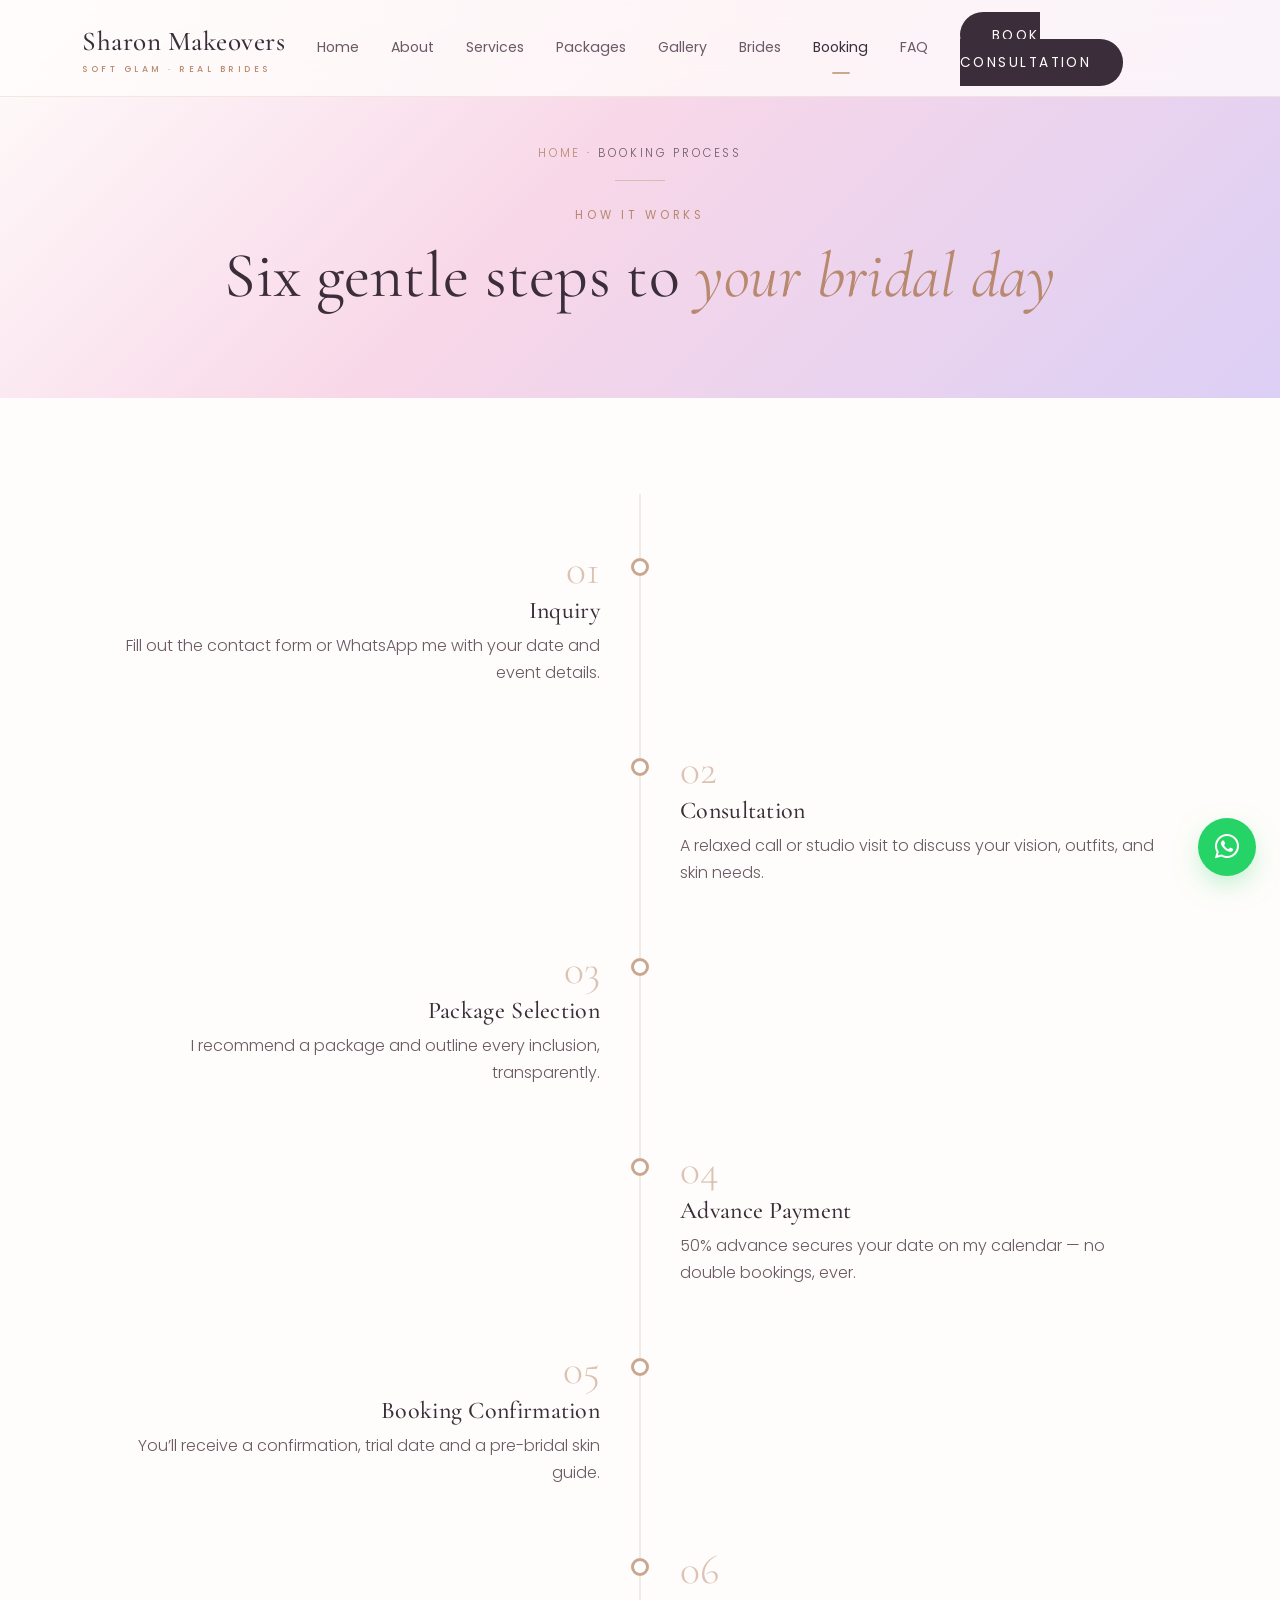
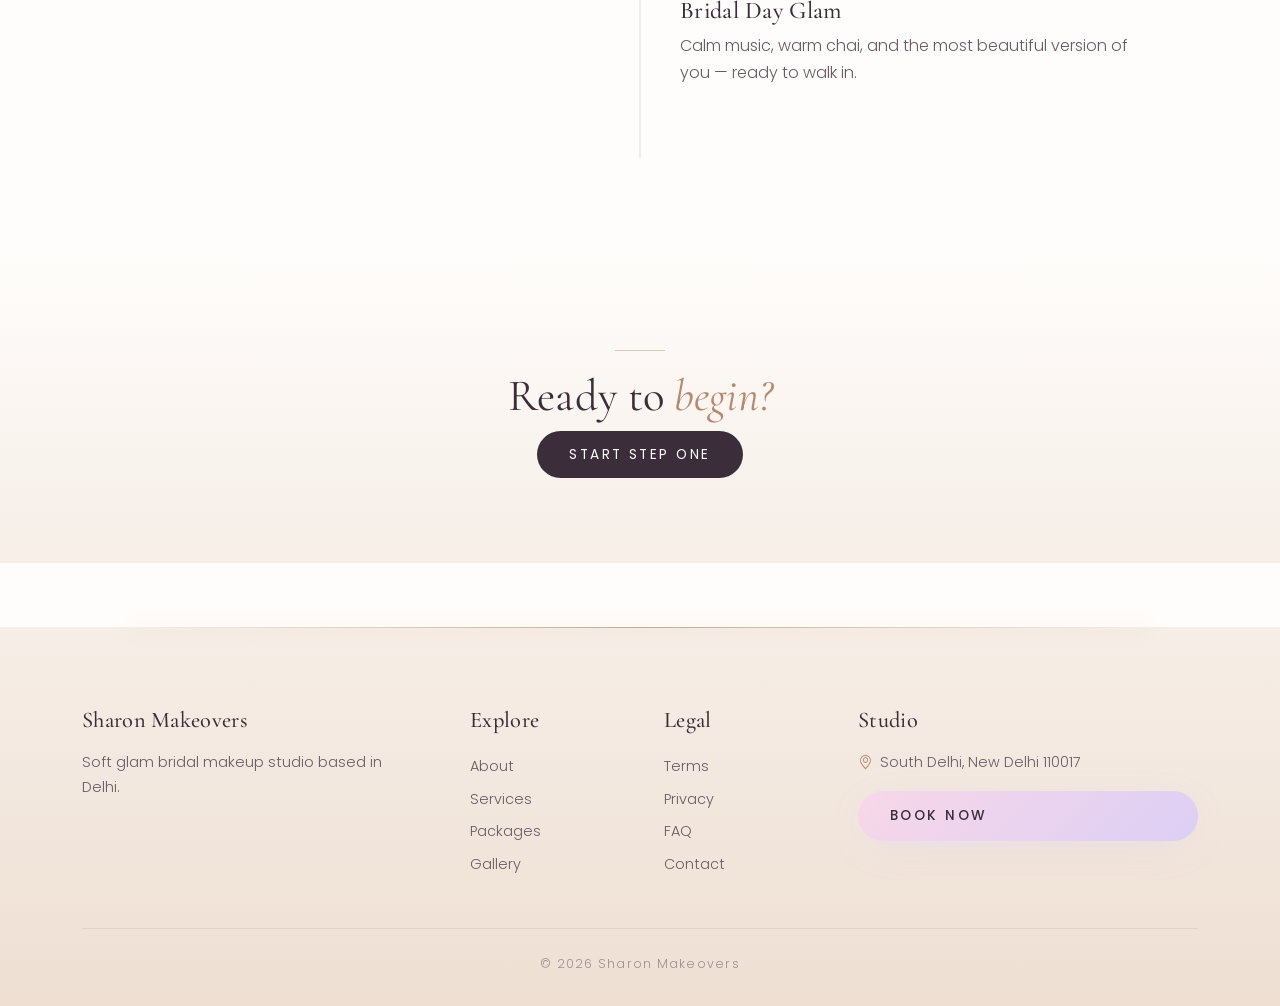
<file: booking.html>
<!doctype html>
<html lang="en"><head><meta charset="utf-8"/><meta name="viewport" content="width=device-width,initial-scale=1"/>
<title>Booking Process — Sharon Makeovers</title>
<meta name="description" content="The six gentle steps to booking your bridal makeup with Sharon Makeovers."/>
<link rel="preconnect" href="https://fonts.googleapis.com"/><link rel="preconnect" href="https://fonts.gstatic.com" crossorigin/>
<link href="https://fonts.googleapis.com/css2?family=Cormorant+Garamond:wght@400;500;600&family=Poppins:wght@300;400;500&display=swap" rel="stylesheet"/>
<link href="https://cdn.jsdelivr.net/npm/bootstrap@5.3.3/dist/css/bootstrap.min.css" rel="stylesheet"/>
<link href="https://cdn.jsdelivr.net/npm/bootstrap-icons@1.11.3/font/bootstrap-icons.css" rel="stylesheet"/>
<link href="css/styles.css" rel="stylesheet"/></head>
<body>
<div class="scroll-progress"></div>
<nav class="navbar navbar-expand-lg navbar-soft fixed-top"><div class="container"><a class="navbar-brand" href="index.html">Sharon Makeovers<small>Soft Glam · Real Brides</small></a><button class="navbar-toggler border-0" data-bs-toggle="collapse" data-bs-target="#nav"><i class="bi bi-list fs-3"></i></button><div class="collapse navbar-collapse" id="nav"><ul class="navbar-nav ms-auto align-items-lg-center"><li class="nav-item"><a class="nav-link" href="index.html">Home</a></li><li class="nav-item"><a class="nav-link" href="about.html">About</a></li><li class="nav-item"><a class="nav-link" href="services.html">Services</a></li><li class="nav-item"><a class="nav-link" href="packages.html">Packages</a></li><li class="nav-item"><a class="nav-link" href="gallery.html">Gallery</a></li><li class="nav-item"><a class="nav-link" href="testimonials.html">Brides</a></li><li class="nav-item"><a class="nav-link" href="booking.html">Booking</a></li><li class="nav-item"><a class="nav-link" href="faq.html">FAQ</a></li><li class="nav-item ms-lg-3"><a class="btn-soft" href="contact.html">Book Consultation</a></li></ul></div></div></nav>

<header class="page-head"><div class="container"><div class="breadcrumbs mb-3"><a href="index.html">Home</a> · Booking Process</div><div class="divider-soft"></div><span class="eyebrow">How It Works</span><h1>Six gentle steps to <span class="script">your bridal day</span></h1></div></header>

<section><div class="container">
  <div class="timeline reveal">
    <div class="tl-item"><span class="tl-dot"></span><span class="step-num">01</span><h4>Inquiry</h4><p>Fill out the contact form or WhatsApp me with your date and event details.</p></div>
    <div class="tl-item"><span class="tl-dot"></span><span class="step-num">02</span><h4>Consultation</h4><p>A relaxed call or studio visit to discuss your vision, outfits, and skin needs.</p></div>
    <div class="tl-item"><span class="tl-dot"></span><span class="step-num">03</span><h4>Package Selection</h4><p>I recommend a package and outline every inclusion, transparently.</p></div>
    <div class="tl-item"><span class="tl-dot"></span><span class="step-num">04</span><h4>Advance Payment</h4><p>50% advance secures your date on my calendar — no double bookings, ever.</p></div>
    <div class="tl-item"><span class="tl-dot"></span><span class="step-num">05</span><h4>Booking Confirmation</h4><p>You’ll receive a confirmation, trial date and a pre-bridal skin guide.</p></div>
    <div class="tl-item"><span class="tl-dot"></span><span class="step-num">06</span><h4>Bridal Day Glam</h4><p>Calm music, warm chai, and the most beautiful version of you — ready to walk in.</p></div>
  </div>
</div></section>

<section class="bg-blush"><div class="container text-center reveal"><div class="divider-soft"></div><h2 class="mb-3">Ready to <span class="script">begin?</span></h2><a class="btn-soft mt-3" href="contact.html">Start Step One</a></div></section>

<footer><div class="container"><div class="row g-5"><div class="col-lg-4"><h5>Sharon Makeovers</h5><p class="lead-soft" style="font-size:.92rem">Soft glam bridal makeup studio based in Delhi.</p></div><div class="col-6 col-lg-2"><h5>Explore</h5><a href="about.html">About</a><a href="services.html">Services</a><a href="packages.html">Packages</a><a href="gallery.html">Gallery</a></div><div class="col-6 col-lg-2"><h5>Legal</h5><a href="terms.html">Terms</a><a href="privacy.html">Privacy</a><a href="faq.html">FAQ</a><a href="contact.html">Contact</a></div><div class="col-lg-4"><h5>Studio</h5><p class="lead-soft mb-3" style="font-size:.9rem"><i class="bi bi-geo-alt me-2 text-rose"></i>South Delhi, New Delhi 110017</p><a class="btn-rose" href="contact.html">Book Now</a></div></div><div class="copy">© 2026 Sharon Makeovers</div></div></footer>
<a href="https://wa.me/919999999999" class="wa-float"><i class="bi bi-whatsapp fs-4"></i></a><button class="back-top"><i class="bi bi-arrow-up"></i></button>
<script src="https://cdn.jsdelivr.net/npm/bootstrap@5.3.3/dist/js/bootstrap.bundle.min.js"></script><script src="js/main.js"></script>
</body></html>
</file>
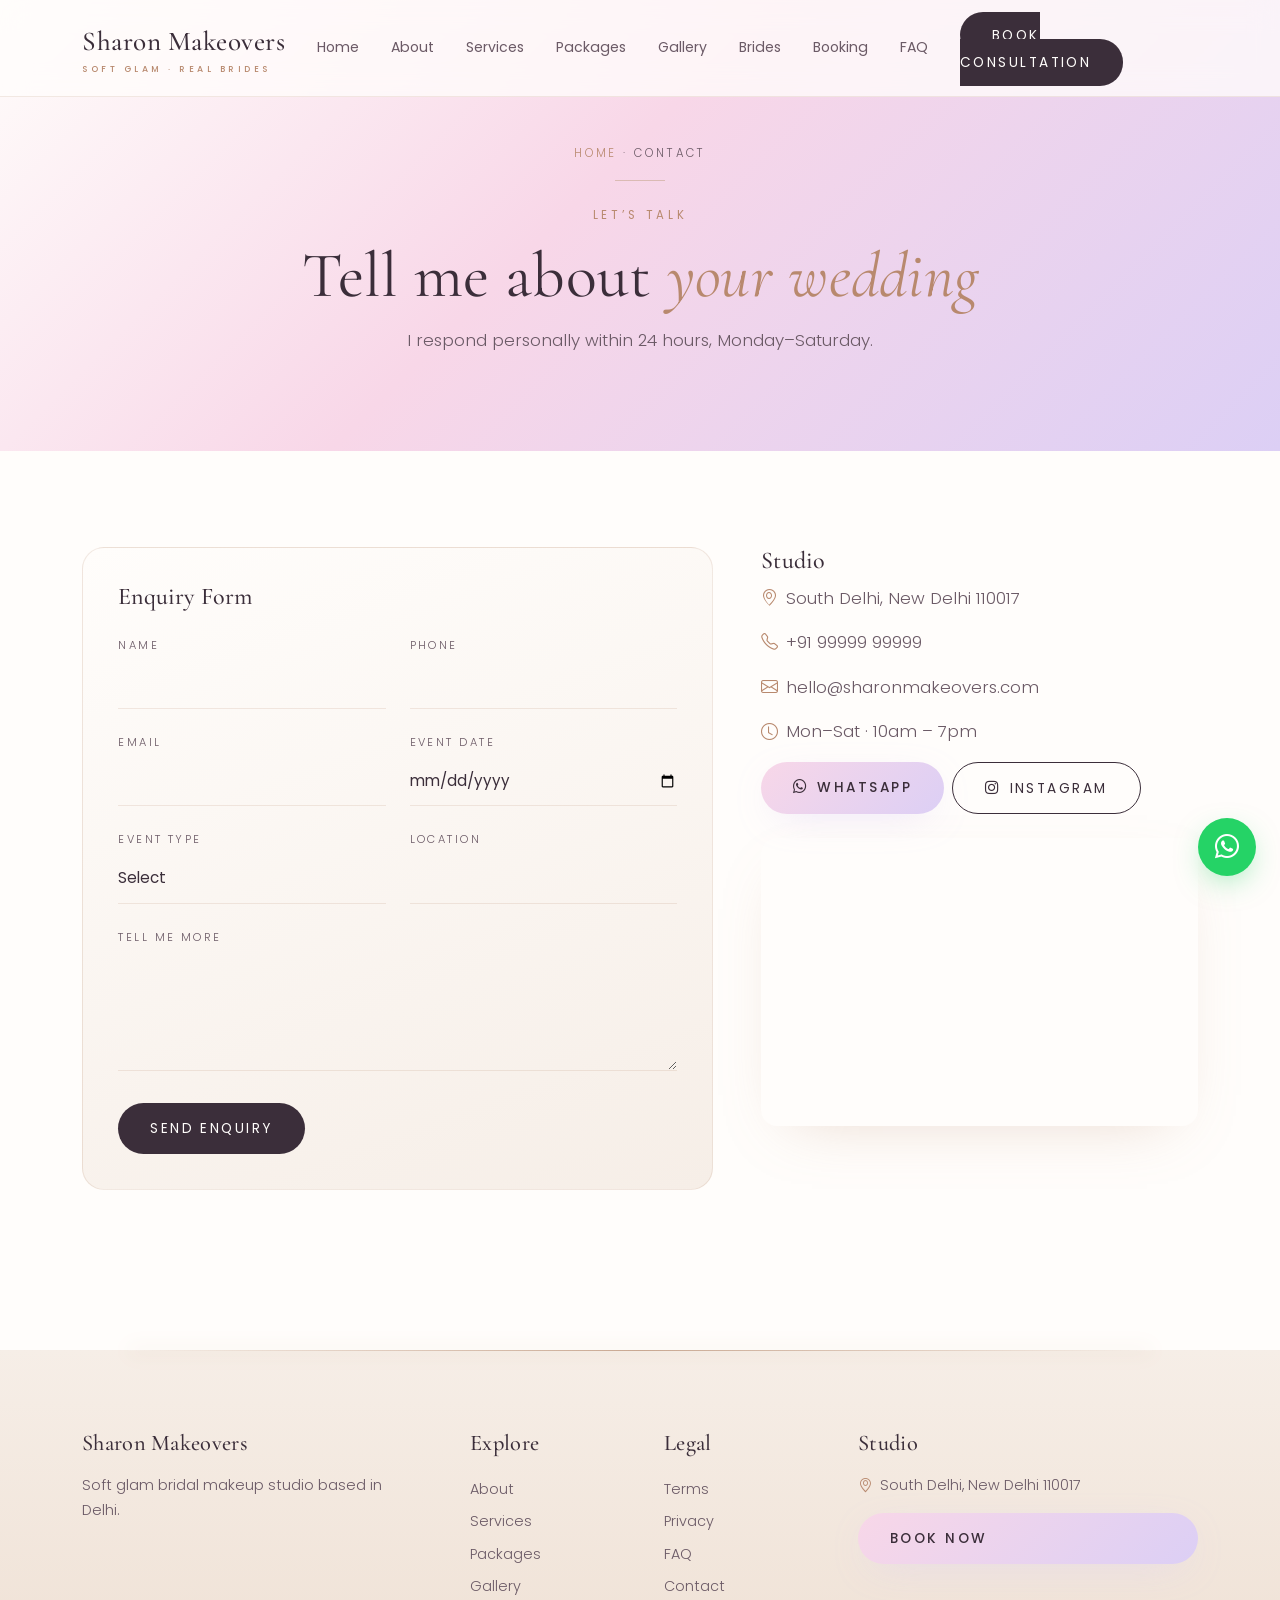
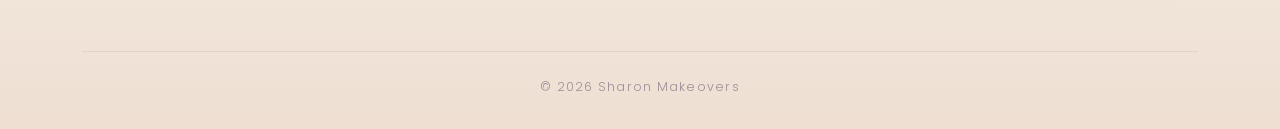
<file: contact.html>
<!doctype html>
<html lang="en"><head><meta charset="utf-8"/><meta name="viewport" content="width=device-width,initial-scale=1"/>
<title>Contact — Sharon Makeovers · Bridal Makeup Delhi</title>
<meta name="description" content="Book your bridal consultation with Sharon Makeovers. Studio in South Delhi. WhatsApp, email or contact form."/>
<link rel="preconnect" href="https://fonts.googleapis.com"/><link rel="preconnect" href="https://fonts.gstatic.com" crossorigin/>
<link href="https://fonts.googleapis.com/css2?family=Cormorant+Garamond:wght@400;500;600&family=Poppins:wght@300;400;500&display=swap" rel="stylesheet"/>
<link href="https://cdn.jsdelivr.net/npm/bootstrap@5.3.3/dist/css/bootstrap.min.css" rel="stylesheet"/>
<link href="https://cdn.jsdelivr.net/npm/bootstrap-icons@1.11.3/font/bootstrap-icons.css" rel="stylesheet"/>
<link href="css/styles.css" rel="stylesheet"/></head>
<body>
<div class="scroll-progress"></div>
<nav class="navbar navbar-expand-lg navbar-soft fixed-top"><div class="container"><a class="navbar-brand" href="index.html">Sharon Makeovers<small>Soft Glam · Real Brides</small></a><button class="navbar-toggler border-0" data-bs-toggle="collapse" data-bs-target="#nav"><i class="bi bi-list fs-3"></i></button><div class="collapse navbar-collapse" id="nav"><ul class="navbar-nav ms-auto align-items-lg-center"><li class="nav-item"><a class="nav-link" href="index.html">Home</a></li><li class="nav-item"><a class="nav-link" href="about.html">About</a></li><li class="nav-item"><a class="nav-link" href="services.html">Services</a></li><li class="nav-item"><a class="nav-link" href="packages.html">Packages</a></li><li class="nav-item"><a class="nav-link" href="gallery.html">Gallery</a></li><li class="nav-item"><a class="nav-link" href="testimonials.html">Brides</a></li><li class="nav-item"><a class="nav-link" href="booking.html">Booking</a></li><li class="nav-item"><a class="nav-link" href="faq.html">FAQ</a></li><li class="nav-item ms-lg-3"><a class="btn-soft" href="contact.html">Book Consultation</a></li></ul></div></div></nav>

<header class="page-head"><div class="container"><div class="breadcrumbs mb-3"><a href="index.html">Home</a> · Contact</div><div class="divider-soft"></div><span class="eyebrow">Let’s Talk</span><h1>Tell me about <span class="script">your wedding</span></h1><p class="lead-soft mx-auto mt-3" style="max-width:560px">I respond personally within 24 hours, Monday–Saturday.</p></div></header>

<section>
  <div class="container">
    <div class="row g-5">
      <div class="col-lg-7 reveal">
        <div class="soft-card">
          <h3 class="mb-4">Enquiry Form</h3>
          <form id="contactForm" class="form-soft" data-google-form="https://docs.google.com/forms/d/e/REPLACE_WITH_FORM_ID/formResponse">
            <div class="row g-4">
              <div class="col-md-6"><label>Name</label><input class="form-control" name="entry.111111" required maxlength="80"/></div>
              <div class="col-md-6"><label>Phone</label><input class="form-control" name="entry.222222" type="tel" required maxlength="20"/></div>
              <div class="col-md-6"><label>Email</label><input class="form-control" name="entry.333333" type="email" required maxlength="120"/></div>
              <div class="col-md-6"><label>Event Date</label><input class="form-control" name="entry.444444" type="date" required/></div>
              <div class="col-md-6"><label>Event Type</label>
                <select class="form-select" name="entry.555555" required>
                  <option value="">Select</option><option>Bridal</option><option>Engagement</option><option>Reception</option><option>Party</option><option>Destination Wedding</option>
                </select>
              </div>
              <div class="col-md-6"><label>Location</label><input class="form-control" name="entry.666666" maxlength="80"/></div>
              <div class="col-12"><label>Tell me more</label><textarea class="form-control" name="entry.777777" maxlength="1000"></textarea></div>
              <div class="col-12 pt-2"><button type="submit" class="btn-soft">Send Enquiry</button></div>
            </div>
          </form>
        </div>
      </div>
      <div class="col-lg-5 reveal">
        <h3>Studio</h3>
        <p class="lead-soft"><i class="bi bi-geo-alt me-2 text-rose"></i>South Delhi, New Delhi 110017</p>
        <p class="lead-soft"><i class="bi bi-telephone me-2 text-rose"></i>+91 99999 99999</p>
        <p class="lead-soft"><i class="bi bi-envelope me-2 text-rose"></i>hello@sharonmakeovers.com</p>
        <p class="lead-soft"><i class="bi bi-clock me-2 text-rose"></i>Mon–Sat · 10am – 7pm</p>
        <div class="d-flex gap-2 mt-3">
          <a class="btn-rose" href="https://wa.me/919999999999"><i class="bi bi-whatsapp me-2"></i>WhatsApp</a>
          <a class="btn-ghost" href="https://instagram.com"><i class="bi bi-instagram me-2"></i>Instagram</a>
        </div>
        <div class="mt-4 rounded-4 overflow-hidden" style="box-shadow:var(--shadow-soft)">
          <iframe src="https://www.google.com/maps/embed?pb=!1m18!1m12!1m3!1d3504.0!2d77.2!3d28.55!2m3!1f0!2f0!3f0!3m2!1i1024!2i768!4f13.1!3m3!1m2!1s0x0%3A0x0!2sSouth%20Delhi!5e0!3m2!1sen!2sin!4v1700000000000" width="100%" height="280" style="border:0" loading="lazy"></iframe>
        </div>
      </div>
    </div>
  </div>
</section>

<!-- Success modal -->
<div class="modal fade modal-soft" id="successModal"><div class="modal-dialog modal-dialog-centered"><div class="modal-content text-center">
  <div class="icon-circ mx-auto mb-3" style="width:80px;height:80px;font-size:2rem"><i class="bi bi-check2"></i></div>
  <h2>Thank you, beautiful</h2>
  <p class="lead-soft">Your enquiry is on its way to me. I’ll respond personally within 24 hours.</p>
</div></div></div>

<footer><div class="container"><div class="row g-5"><div class="col-lg-4"><h5>Sharon Makeovers</h5><p class="lead-soft" style="font-size:.92rem">Soft glam bridal makeup studio based in Delhi.</p></div><div class="col-6 col-lg-2"><h5>Explore</h5><a href="about.html">About</a><a href="services.html">Services</a><a href="packages.html">Packages</a><a href="gallery.html">Gallery</a></div><div class="col-6 col-lg-2"><h5>Legal</h5><a href="terms.html">Terms</a><a href="privacy.html">Privacy</a><a href="faq.html">FAQ</a><a href="contact.html">Contact</a></div><div class="col-lg-4"><h5>Studio</h5><p class="lead-soft mb-3" style="font-size:.9rem"><i class="bi bi-geo-alt me-2 text-rose"></i>South Delhi, New Delhi 110017</p><a class="btn-rose" href="contact.html">Book Now</a></div></div><div class="copy">© 2026 Sharon Makeovers</div></div></footer>
<a href="https://wa.me/919999999999" class="wa-float"><i class="bi bi-whatsapp fs-4"></i></a><button class="back-top"><i class="bi bi-arrow-up"></i></button>
<script src="https://cdn.jsdelivr.net/npm/bootstrap@5.3.3/dist/js/bootstrap.bundle.min.js"></script><script src="js/main.js"></script>
</body></html>
</file>
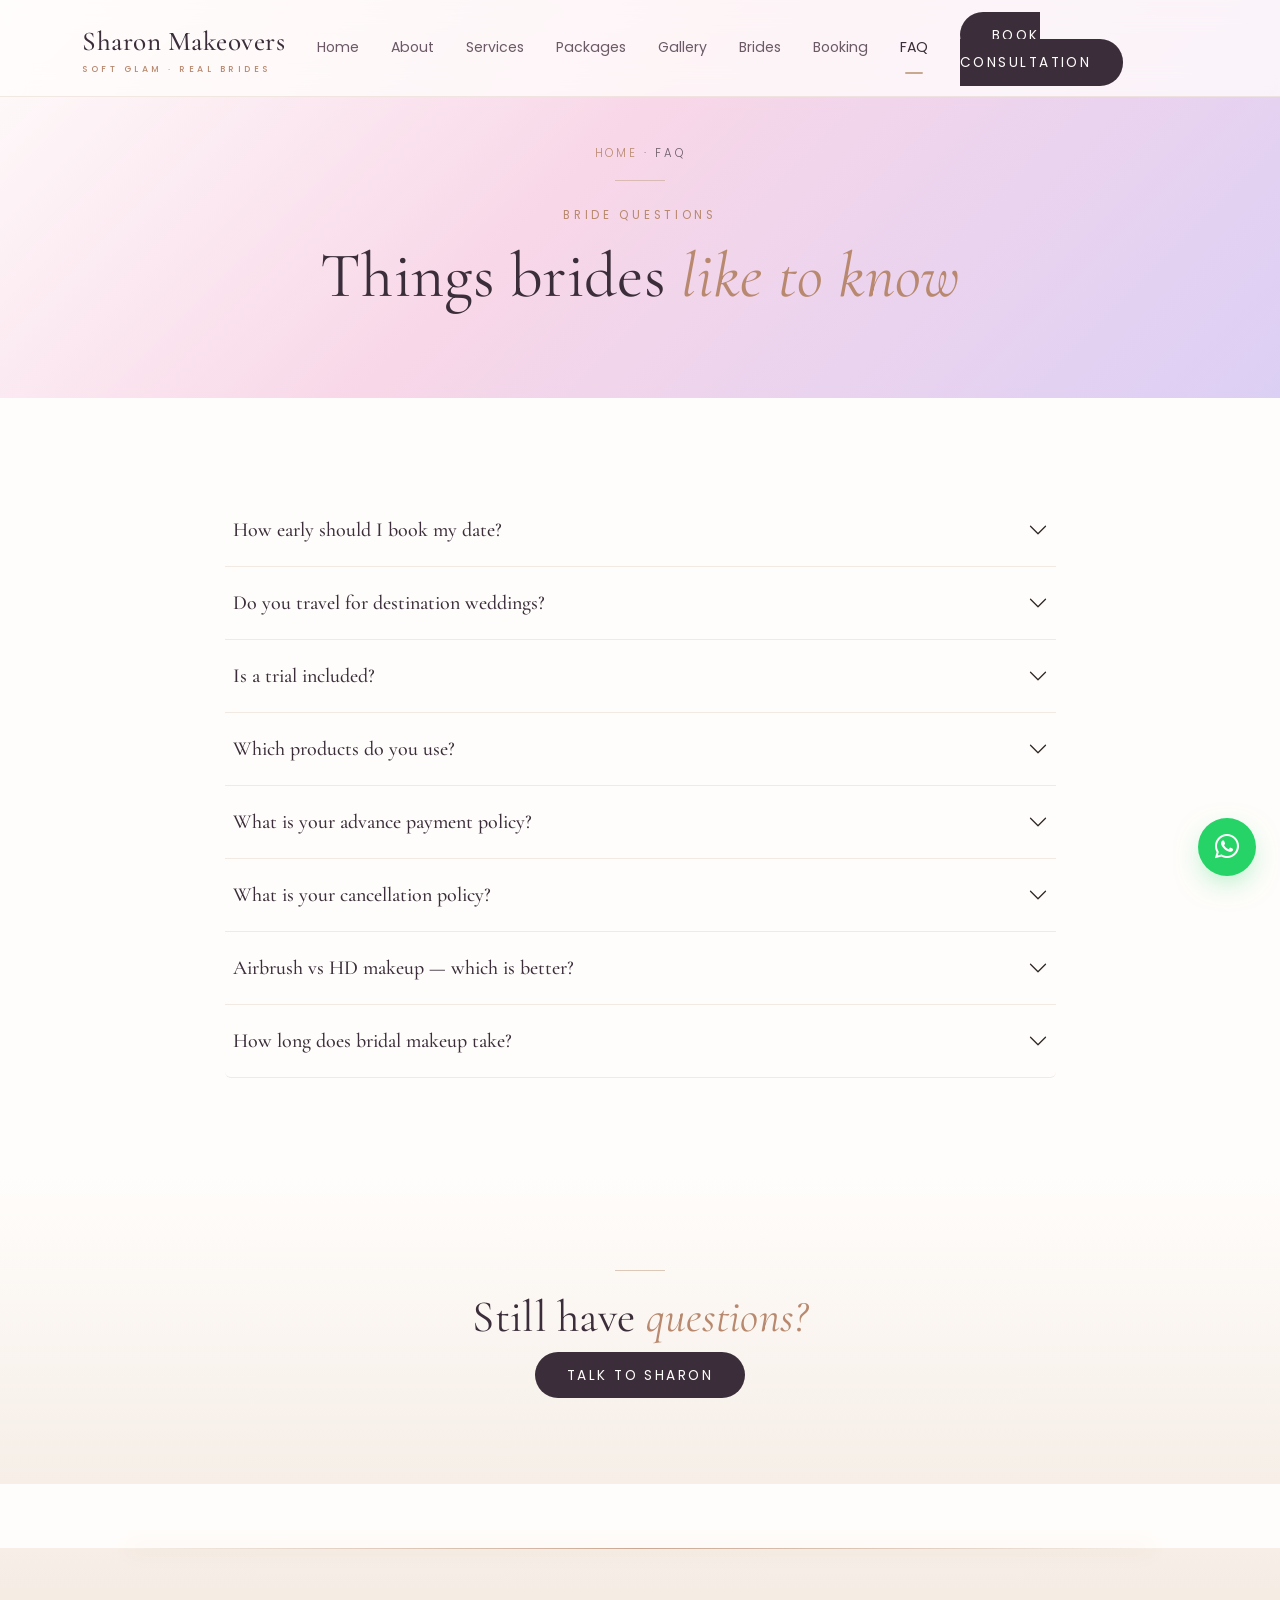
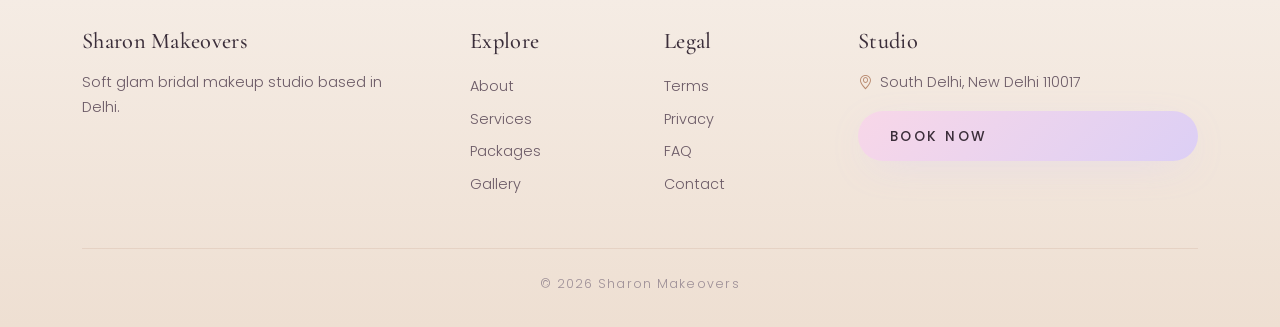
<file: faq.html>
<!doctype html>
<html lang="en"><head><meta charset="utf-8"/><meta name="viewport" content="width=device-width,initial-scale=1"/>
<title>FAQ — Bridal Makeup Questions · Sharon Makeovers</title>
<meta name="description" content="Answers to common questions about bridal makeup, trials, travel, payment and more."/>
<link rel="preconnect" href="https://fonts.googleapis.com"/><link rel="preconnect" href="https://fonts.gstatic.com" crossorigin/>
<link href="https://fonts.googleapis.com/css2?family=Cormorant+Garamond:wght@400;500;600&family=Poppins:wght@300;400;500&display=swap" rel="stylesheet"/>
<link href="https://cdn.jsdelivr.net/npm/bootstrap@5.3.3/dist/css/bootstrap.min.css" rel="stylesheet"/>
<link href="https://cdn.jsdelivr.net/npm/bootstrap-icons@1.11.3/font/bootstrap-icons.css" rel="stylesheet"/>
<link href="css/styles.css" rel="stylesheet"/></head>
<body>
<div class="scroll-progress"></div>
<nav class="navbar navbar-expand-lg navbar-soft fixed-top"><div class="container"><a class="navbar-brand" href="index.html">Sharon Makeovers<small>Soft Glam · Real Brides</small></a><button class="navbar-toggler border-0" data-bs-toggle="collapse" data-bs-target="#nav"><i class="bi bi-list fs-3"></i></button><div class="collapse navbar-collapse" id="nav"><ul class="navbar-nav ms-auto align-items-lg-center"><li class="nav-item"><a class="nav-link" href="index.html">Home</a></li><li class="nav-item"><a class="nav-link" href="about.html">About</a></li><li class="nav-item"><a class="nav-link" href="services.html">Services</a></li><li class="nav-item"><a class="nav-link" href="packages.html">Packages</a></li><li class="nav-item"><a class="nav-link" href="gallery.html">Gallery</a></li><li class="nav-item"><a class="nav-link" href="testimonials.html">Brides</a></li><li class="nav-item"><a class="nav-link" href="booking.html">Booking</a></li><li class="nav-item"><a class="nav-link" href="faq.html">FAQ</a></li><li class="nav-item ms-lg-3"><a class="btn-soft" href="contact.html">Book Consultation</a></li></ul></div></div></nav>

<header class="page-head"><div class="container"><div class="breadcrumbs mb-3"><a href="index.html">Home</a> · FAQ</div><div class="divider-soft"></div><span class="eyebrow">Bride Questions</span><h1>Things brides <span class="script">like to know</span></h1></div></header>

<section><div class="container">
  <div class="row justify-content-center"><div class="col-lg-9 reveal">
    <div class="accordion accordion-soft" id="faq">
      <div class="accordion-item"><h2 class="accordion-header"><button class="accordion-button collapsed" data-bs-toggle="collapse" data-bs-target="#q1">How early should I book my date?</button></h2><div id="q1" class="accordion-collapse collapse" data-bs-parent="#faq"><div class="accordion-body">As soon as your wedding date is fixed. Peak season (Oct–Feb) tends to be booked 6–10 months in advance.</div></div></div>
      <div class="accordion-item"><h2 class="accordion-header"><button class="accordion-button collapsed" data-bs-toggle="collapse" data-bs-target="#q2">Do you travel for destination weddings?</button></h2><div id="q2" class="accordion-collapse collapse" data-bs-parent="#faq"><div class="accordion-body">Yes — across India and internationally. Travel, stay and a small assistant fee are billed at actuals and discussed transparently.</div></div></div>
      <div class="accordion-item"><h2 class="accordion-header"><button class="accordion-button collapsed" data-bs-toggle="collapse" data-bs-target="#q3">Is a trial included?</button></h2><div id="q3" class="accordion-collapse collapse" data-bs-parent="#faq"><div class="accordion-body">Yes — Gold and Platinum bridal packages include one complimentary trial. Standalone trials can also be booked.</div></div></div>
      <div class="accordion-item"><h2 class="accordion-header"><button class="accordion-button collapsed" data-bs-toggle="collapse" data-bs-target="#q4">Which products do you use?</button></h2><div id="q4" class="accordion-collapse collapse" data-bs-parent="#faq"><div class="accordion-body">Only premium, skin-loved brands: Charlotte Tilbury, Hourglass, Pat McGrath, Dior, Huda Beauty, Nars, Bobbi Brown, MAC and curated Indian brands.</div></div></div>
      <div class="accordion-item"><h2 class="accordion-header"><button class="accordion-button collapsed" data-bs-toggle="collapse" data-bs-target="#q5">What is your advance payment policy?</button></h2><div id="q5" class="accordion-collapse collapse" data-bs-parent="#faq"><div class="accordion-body">A 50% advance confirms your booking. The remaining 50% is due on the event day before service begins.</div></div></div>
      <div class="accordion-item"><h2 class="accordion-header"><button class="accordion-button collapsed" data-bs-toggle="collapse" data-bs-target="#q6">What is your cancellation policy?</button></h2><div id="q6" class="accordion-collapse collapse" data-bs-parent="#faq"><div class="accordion-body">Cancellations made 30+ days before the event receive 70% refund. Within 30 days the advance is non-refundable but can be re-scheduled within 12 months, subject to availability.</div></div></div>
      <div class="accordion-item"><h2 class="accordion-header"><button class="accordion-button collapsed" data-bs-toggle="collapse" data-bs-target="#q7">Airbrush vs HD makeup — which is better?</button></h2><div id="q7" class="accordion-collapse collapse" data-bs-parent="#faq"><div class="accordion-body">Both are excellent. Airbrush is lighter, longer-lasting and great for hot, long days. HD gives a slightly more buildable, satin finish. We choose based on your skin type and event.</div></div></div>
      <div class="accordion-item"><h2 class="accordion-header"><button class="accordion-button collapsed" data-bs-toggle="collapse" data-bs-target="#q8">How long does bridal makeup take?</button></h2><div id="q8" class="accordion-collapse collapse" data-bs-parent="#faq"><div class="accordion-body">A full bridal session — skin prep, makeup, hair and draping — is approximately 4 to 5 hours. We never rush.</div></div></div>
    </div>
  </div></div>
</div></section>

<section class="bg-blush"><div class="container text-center reveal"><div class="divider-soft"></div><h2 class="mb-3">Still have <span class="script">questions?</span></h2><a class="btn-soft mt-3" href="contact.html">Talk to Sharon</a></div></section>

<footer><div class="container"><div class="row g-5"><div class="col-lg-4"><h5>Sharon Makeovers</h5><p class="lead-soft" style="font-size:.92rem">Soft glam bridal makeup studio based in Delhi.</p></div><div class="col-6 col-lg-2"><h5>Explore</h5><a href="about.html">About</a><a href="services.html">Services</a><a href="packages.html">Packages</a><a href="gallery.html">Gallery</a></div><div class="col-6 col-lg-2"><h5>Legal</h5><a href="terms.html">Terms</a><a href="privacy.html">Privacy</a><a href="faq.html">FAQ</a><a href="contact.html">Contact</a></div><div class="col-lg-4"><h5>Studio</h5><p class="lead-soft mb-3" style="font-size:.9rem"><i class="bi bi-geo-alt me-2 text-rose"></i>South Delhi, New Delhi 110017</p><a class="btn-rose" href="contact.html">Book Now</a></div></div><div class="copy">© 2026 Sharon Makeovers</div></div></footer>
<a href="https://wa.me/919999999999" class="wa-float"><i class="bi bi-whatsapp fs-4"></i></a><button class="back-top"><i class="bi bi-arrow-up"></i></button>
<script src="https://cdn.jsdelivr.net/npm/bootstrap@5.3.3/dist/js/bootstrap.bundle.min.js"></script><script src="js/main.js"></script>
</body></html>
</file>
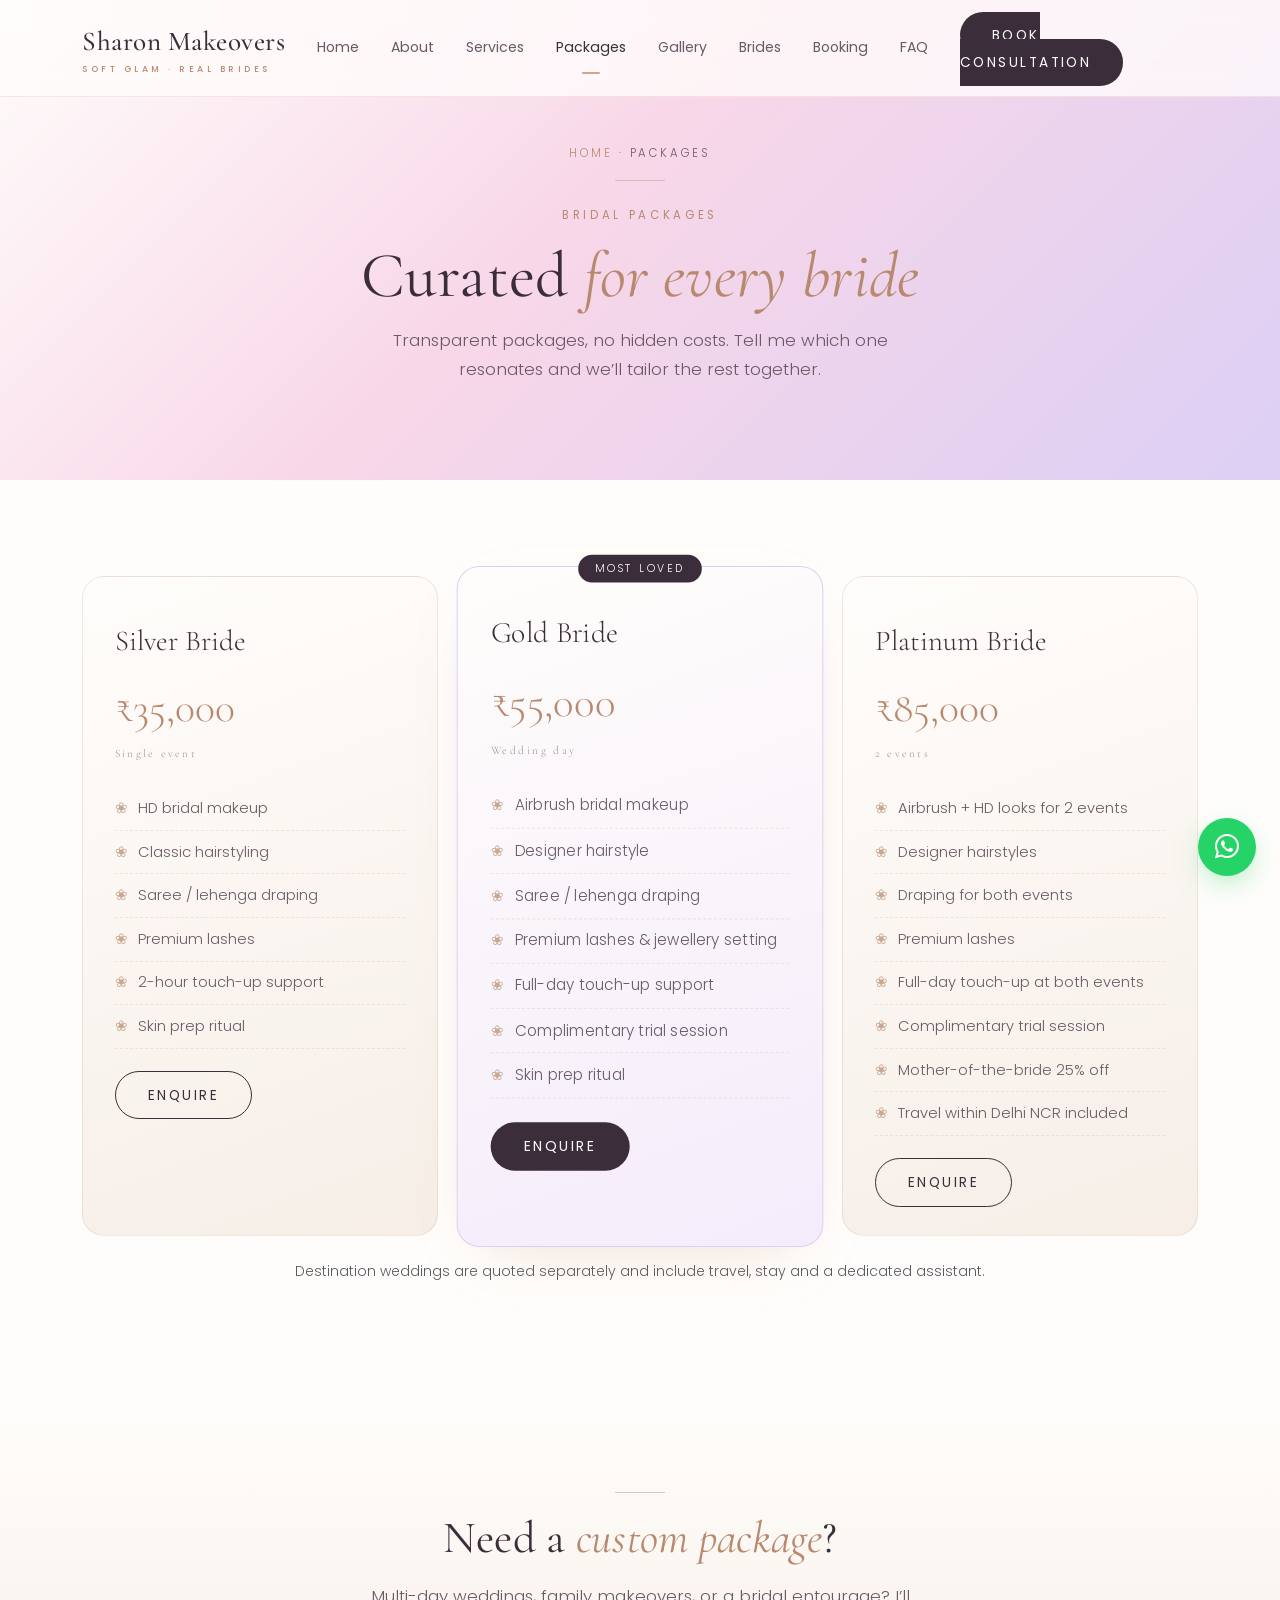
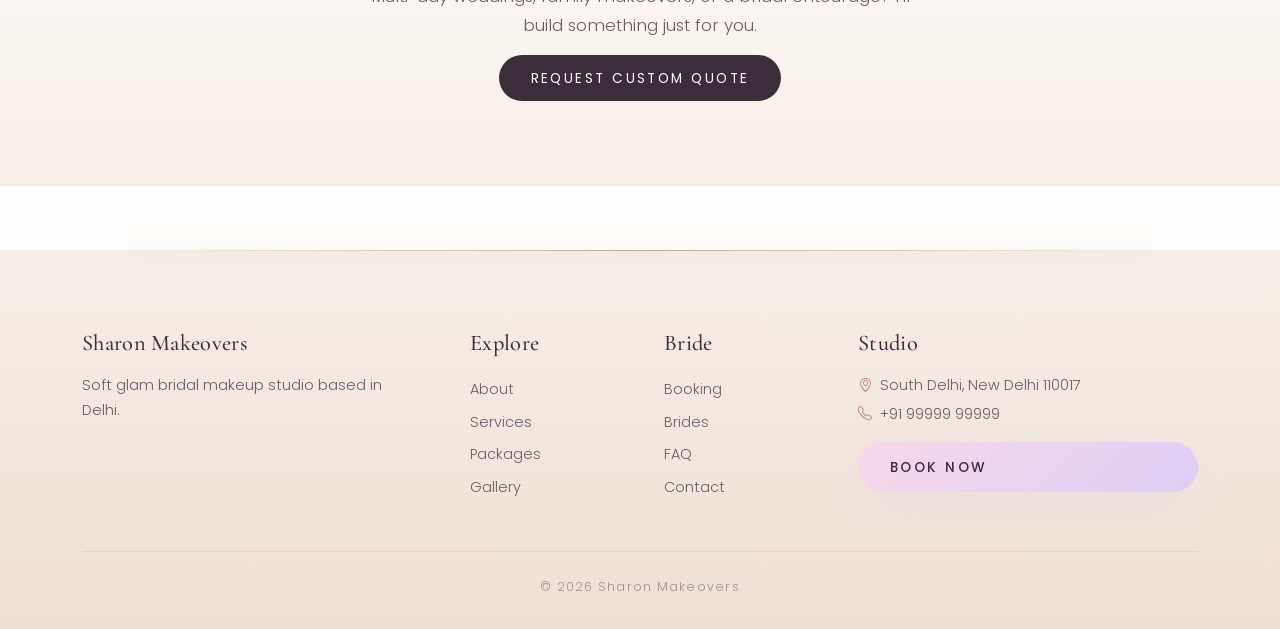
<file: packages.html>
<!doctype html>
<html lang="en"><head><meta charset="utf-8"/><meta name="viewport" content="width=device-width,initial-scale=1"/>
<title>Bridal Packages — Silver, Gold, Platinum · Sharon Makeovers</title>
<meta name="description" content="Transparent bridal makeup packages designed for every kind of bride — Silver, Gold and Platinum."/>
<link rel="preconnect" href="https://fonts.googleapis.com"/><link rel="preconnect" href="https://fonts.gstatic.com" crossorigin/>
<link href="https://fonts.googleapis.com/css2?family=Cormorant+Garamond:wght@400;500;600&family=Poppins:wght@300;400;500&display=swap" rel="stylesheet"/>
<link href="https://cdn.jsdelivr.net/npm/bootstrap@5.3.3/dist/css/bootstrap.min.css" rel="stylesheet"/>
<link href="https://cdn.jsdelivr.net/npm/bootstrap-icons@1.11.3/font/bootstrap-icons.css" rel="stylesheet"/>
<link href="css/styles.css" rel="stylesheet"/></head>
<body>
<div class="scroll-progress"></div>
<nav class="navbar navbar-expand-lg navbar-soft fixed-top"><div class="container"><a class="navbar-brand" href="index.html">Sharon Makeovers<small>Soft Glam · Real Brides</small></a><button class="navbar-toggler border-0" data-bs-toggle="collapse" data-bs-target="#nav"><i class="bi bi-list fs-3"></i></button><div class="collapse navbar-collapse" id="nav"><ul class="navbar-nav ms-auto align-items-lg-center"><li class="nav-item"><a class="nav-link" href="index.html">Home</a></li><li class="nav-item"><a class="nav-link" href="about.html">About</a></li><li class="nav-item"><a class="nav-link" href="services.html">Services</a></li><li class="nav-item"><a class="nav-link" href="packages.html">Packages</a></li><li class="nav-item"><a class="nav-link" href="gallery.html">Gallery</a></li><li class="nav-item"><a class="nav-link" href="testimonials.html">Brides</a></li><li class="nav-item"><a class="nav-link" href="booking.html">Booking</a></li><li class="nav-item"><a class="nav-link" href="faq.html">FAQ</a></li><li class="nav-item ms-lg-3"><a class="btn-soft" href="contact.html">Book Consultation</a></li></ul></div></div></nav>

<header class="page-head"><div class="container"><div class="breadcrumbs mb-3"><a href="index.html">Home</a> · Packages</div><div class="divider-soft"></div><span class="eyebrow">Bridal Packages</span><h1>Curated <span class="script">for every bride</span></h1><p class="lead-soft mx-auto mt-3" style="max-width:560px">Transparent packages, no hidden costs. Tell me which one resonates and we’ll tailor the rest together.</p></div></header>

<section>
  <div class="container">
    <div class="row g-4 align-items-stretch">
      <div class="col-md-4 reveal"><div class="pkg-card"><div class="pkg-name">Silver Bride</div><div class="pkg-price">₹35,000<small>Single event</small></div><ul><li>HD bridal makeup</li><li>Classic hairstyling</li><li>Saree / lehenga draping</li><li>Premium lashes</li><li>2-hour touch-up support</li><li>Skin prep ritual</li></ul><a class="btn-ghost w-100 text-center" href="contact.html">Enquire</a></div></div>
      <div class="col-md-4 reveal"><div class="pkg-card featured"><div class="ribbon">Most Loved</div><div class="pkg-name">Gold Bride</div><div class="pkg-price">₹55,000<small>Wedding day</small></div><ul><li>Airbrush bridal makeup</li><li>Designer hairstyle</li><li>Saree / lehenga draping</li><li>Premium lashes & jewellery setting</li><li>Full-day touch-up support</li><li>Complimentary trial session</li><li>Skin prep ritual</li></ul><a class="btn-soft w-100 text-center" href="contact.html">Enquire</a></div></div>
      <div class="col-md-4 reveal"><div class="pkg-card"><div class="pkg-name">Platinum Bride</div><div class="pkg-price">₹85,000<small>2 events</small></div><ul><li>Airbrush + HD looks for 2 events</li><li>Designer hairstyles</li><li>Draping for both events</li><li>Premium lashes</li><li>Full-day touch-up at both events</li><li>Complimentary trial session</li><li>Mother-of-the-bride 25% off</li><li>Travel within Delhi NCR included</li></ul><a class="btn-ghost w-100 text-center" href="contact.html">Enquire</a></div></div>
    </div>
    <p class="text-center text-muted small mt-4">Destination weddings are quoted separately and include travel, stay and a dedicated assistant.</p>
  </div>
</section>

<section class="bg-blush"><div class="container text-center reveal"><div class="divider-soft"></div><h2 class="mb-3">Need a <span class="script">custom package</span>?</h2><p class="lead-soft mx-auto mb-4" style="max-width:560px">Multi-day weddings, family makeovers, or a bridal entourage? I’ll build something just for you.</p><a class="btn-soft" href="contact.html">Request Custom Quote</a></div></section>

<footer><div class="container"><div class="row g-5"><div class="col-lg-4"><h5>Sharon Makeovers</h5><p class="lead-soft" style="font-size:.92rem">Soft glam bridal makeup studio based in Delhi.</p></div><div class="col-6 col-lg-2"><h5>Explore</h5><a href="about.html">About</a><a href="services.html">Services</a><a href="packages.html">Packages</a><a href="gallery.html">Gallery</a></div><div class="col-6 col-lg-2"><h5>Bride</h5><a href="booking.html">Booking</a><a href="testimonials.html">Brides</a><a href="faq.html">FAQ</a><a href="contact.html">Contact</a></div><div class="col-lg-4"><h5>Studio</h5><p class="lead-soft mb-1" style="font-size:.9rem"><i class="bi bi-geo-alt me-2 text-rose"></i>South Delhi, New Delhi 110017</p><p class="lead-soft mb-3" style="font-size:.9rem"><i class="bi bi-telephone me-2 text-rose"></i>+91 99999 99999</p><a class="btn-rose" href="contact.html">Book Now</a></div></div><div class="copy">© 2026 Sharon Makeovers</div></div></footer>
<a href="https://wa.me/919999999999" class="wa-float"><i class="bi bi-whatsapp fs-4"></i></a><button class="back-top"><i class="bi bi-arrow-up"></i></button>
<script src="https://cdn.jsdelivr.net/npm/bootstrap@5.3.3/dist/js/bootstrap.bundle.min.js"></script><script src="js/main.js"></script>
</body></html>
</file>
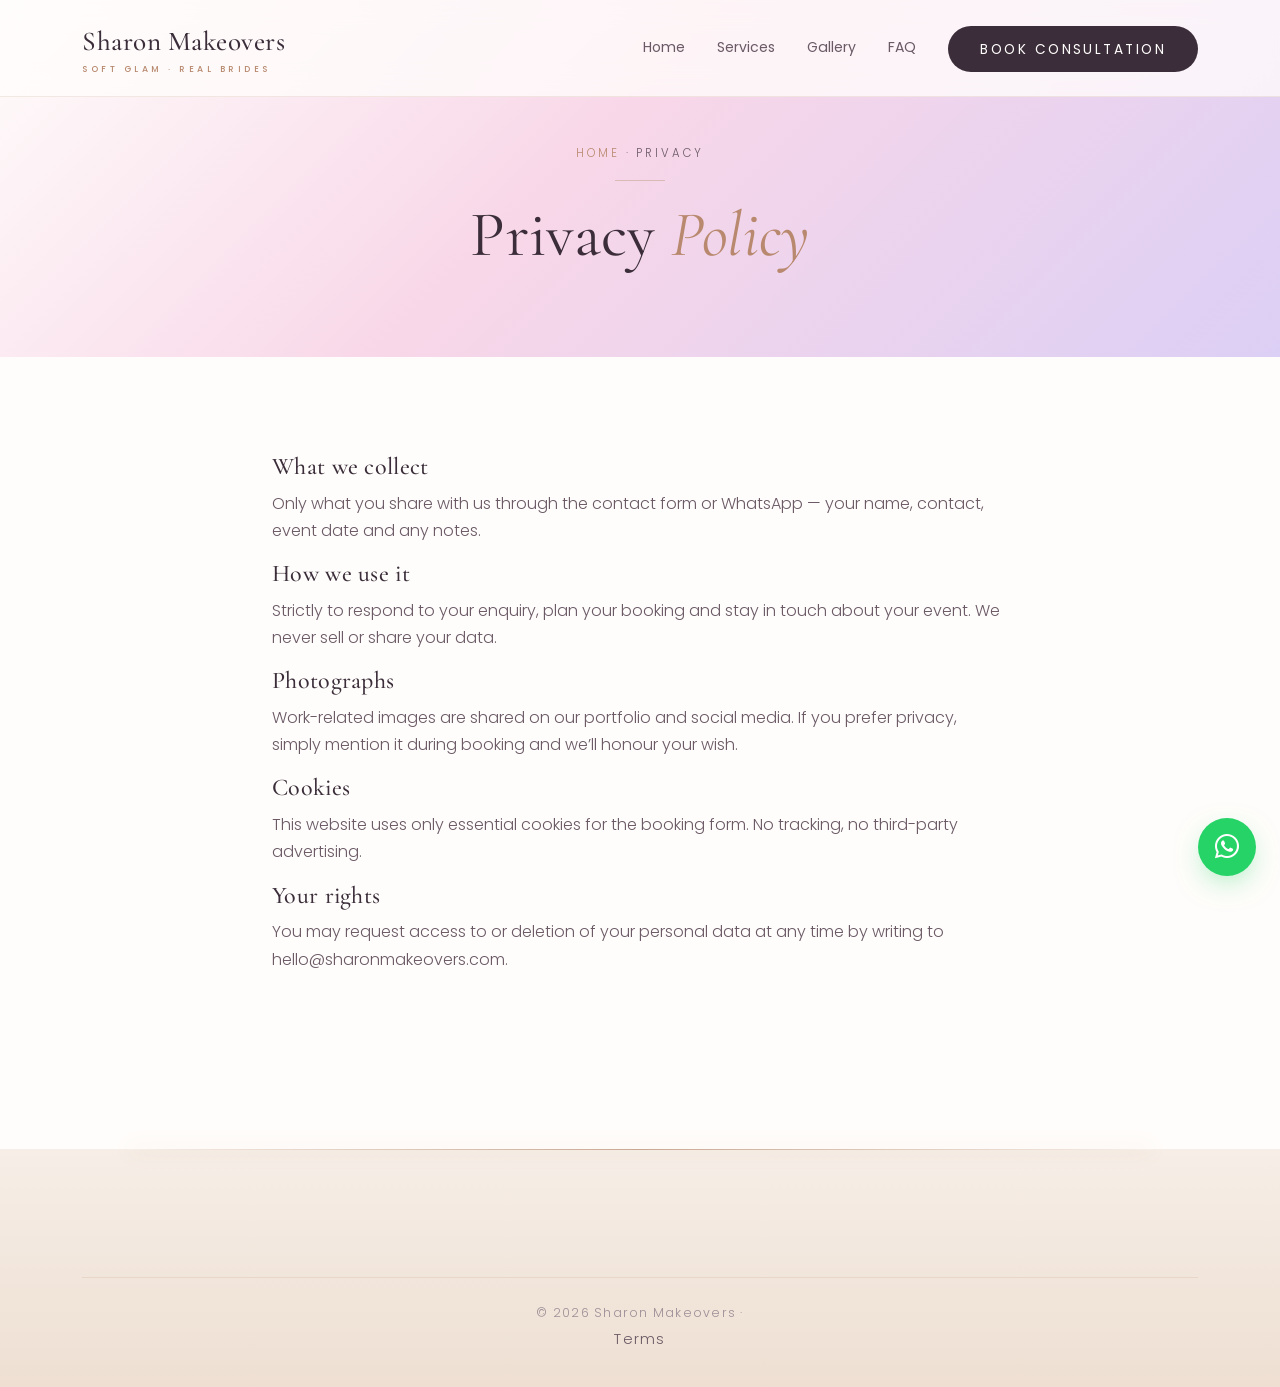
<file: privacy.html>
<!doctype html>
<html lang="en"><head><meta charset="utf-8"/><meta name="viewport" content="width=device-width,initial-scale=1"/>
<title>Privacy Policy — Sharon Makeovers</title><meta name="description" content="How Sharon Makeovers handles your personal information."/>
<link rel="preconnect" href="https://fonts.googleapis.com"/><link rel="preconnect" href="https://fonts.gstatic.com" crossorigin/>
<link href="https://fonts.googleapis.com/css2?family=Cormorant+Garamond:wght@400;500;600&family=Poppins:wght@300;400;500&display=swap" rel="stylesheet"/>
<link href="https://cdn.jsdelivr.net/npm/bootstrap@5.3.3/dist/css/bootstrap.min.css" rel="stylesheet"/>
<link href="https://cdn.jsdelivr.net/npm/bootstrap-icons@1.11.3/font/bootstrap-icons.css" rel="stylesheet"/>
<link href="css/styles.css" rel="stylesheet"/></head>
<body>
<div class="scroll-progress"></div>
<nav class="navbar navbar-expand-lg navbar-soft fixed-top"><div class="container"><a class="navbar-brand" href="index.html">Sharon Makeovers<small>Soft Glam · Real Brides</small></a><button class="navbar-toggler border-0" data-bs-toggle="collapse" data-bs-target="#nav"><i class="bi bi-list fs-3"></i></button><div class="collapse navbar-collapse" id="nav"><ul class="navbar-nav ms-auto align-items-lg-center"><li class="nav-item"><a class="nav-link" href="index.html">Home</a></li><li class="nav-item"><a class="nav-link" href="services.html">Services</a></li><li class="nav-item"><a class="nav-link" href="gallery.html">Gallery</a></li><li class="nav-item"><a class="nav-link" href="faq.html">FAQ</a></li><li class="nav-item ms-lg-3"><a class="btn-soft" href="contact.html">Book Consultation</a></li></ul></div></div></nav>

<header class="page-head"><div class="container"><div class="breadcrumbs mb-3"><a href="index.html">Home</a> · Privacy</div><div class="divider-soft"></div><h1>Privacy <span class="script">Policy</span></h1></div></header>

<section><div class="container"><div class="row justify-content-center"><div class="col-lg-8 reveal">
  <h3>What we collect</h3><p>Only what you share with us through the contact form or WhatsApp — your name, contact, event date and any notes.</p>
  <h3>How we use it</h3><p>Strictly to respond to your enquiry, plan your booking and stay in touch about your event. We never sell or share your data.</p>
  <h3>Photographs</h3><p>Work-related images are shared on our portfolio and social media. If you prefer privacy, simply mention it during booking and we’ll honour your wish.</p>
  <h3>Cookies</h3><p>This website uses only essential cookies for the booking form. No tracking, no third-party advertising.</p>
  <h3>Your rights</h3><p>You may request access to or deletion of your personal data at any time by writing to hello@sharonmakeovers.com.</p>
</div></div></div></section>

<footer><div class="container"><div class="copy">© 2026 Sharon Makeovers · <a href=terms.html">Terms</a></div></div></footer>
<a href="https://wa.me/919999999999" class="wa-float"><i class="bi bi-whatsapp fs-4"></i></a><button class="back-top"><i class="bi bi-arrow-up"></i></button>
<script src="https://cdn.jsdelivr.net/npm/bootstrap@5.3.3/dist/js/bootstrap.bundle.min.js"></script><script src="js/main.js"></script>
</body></html>
</file>
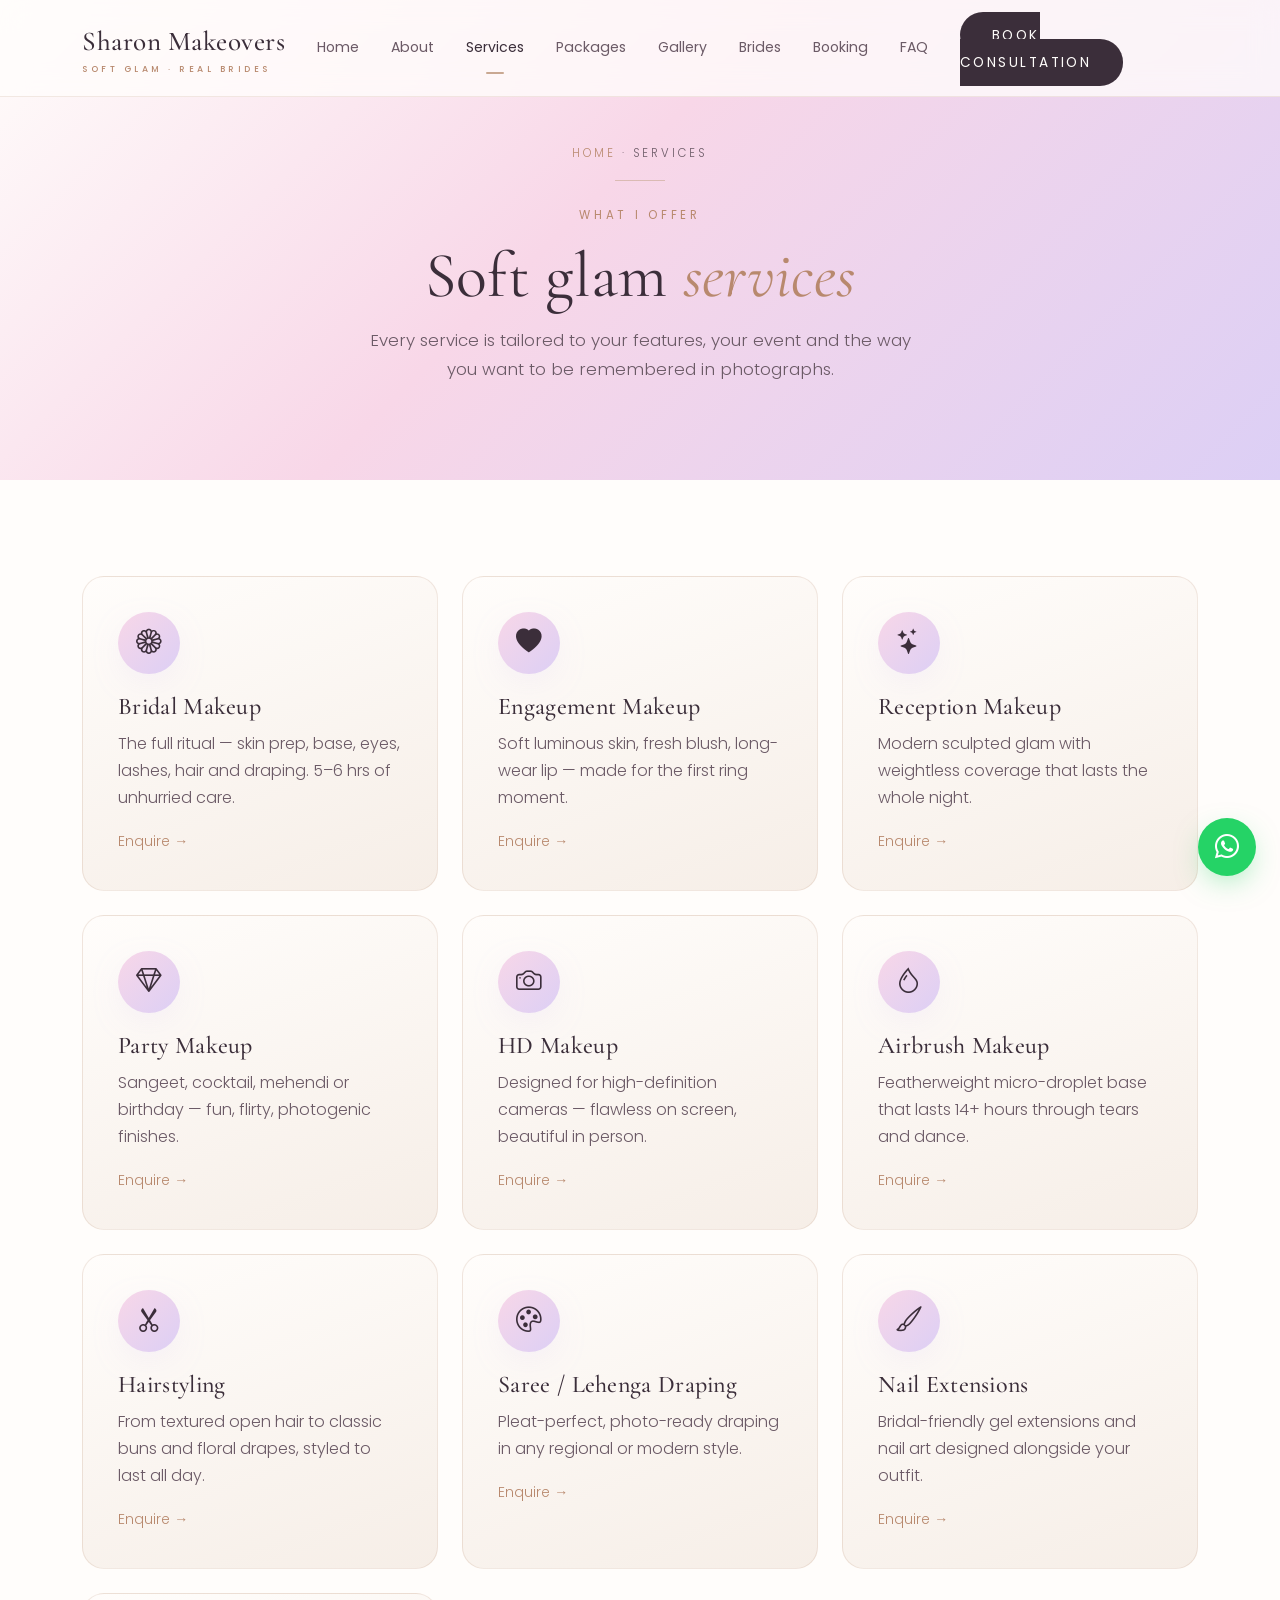
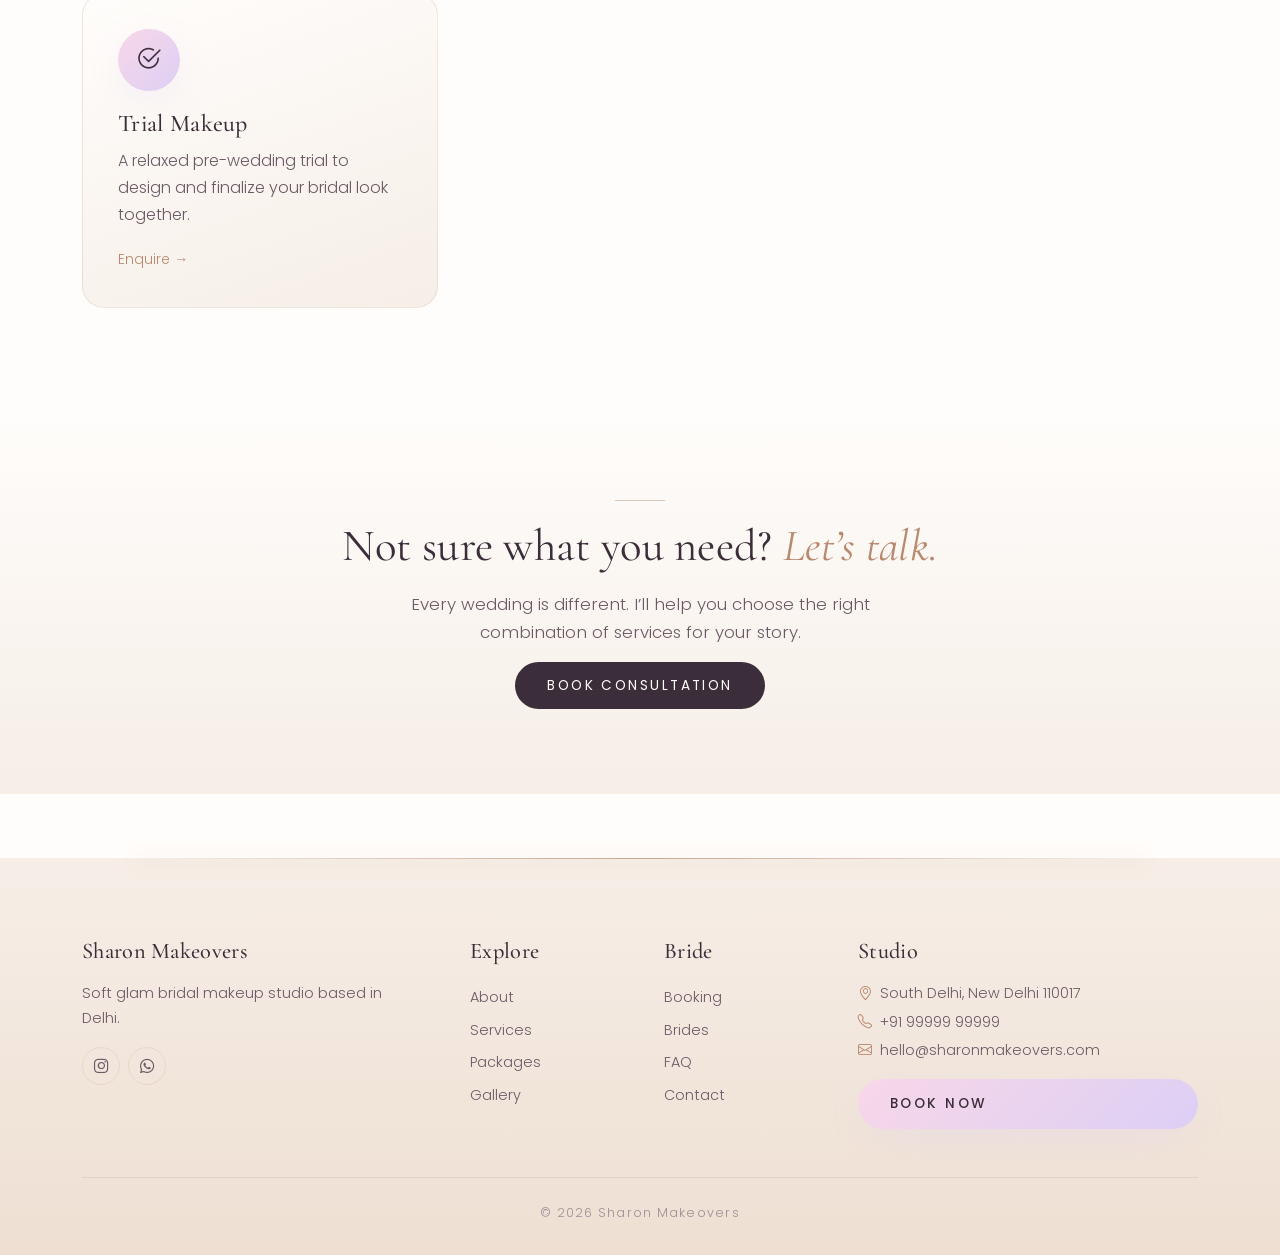
<file: services.html>
<!doctype html>
<html lang="en"><head><meta charset="utf-8"/><meta name="viewport" content="width=device-width,initial-scale=1"/>
<title>Services — Bridal, Engagement, HD, Airbrush · Sharon Makeovers</title>
<meta name="description" content="Bridal, engagement, reception, party, HD, airbrush makeup, hairstyling, draping, nail extensions and trial makeup in Delhi."/>
<link rel="preconnect" href="https://fonts.googleapis.com"/><link rel="preconnect" href="https://fonts.gstatic.com" crossorigin/>
<link href="https://fonts.googleapis.com/css2?family=Cormorant+Garamond:wght@400;500;600&family=Poppins:wght@300;400;500&display=swap" rel="stylesheet"/>
<link href="https://cdn.jsdelivr.net/npm/bootstrap@5.3.3/dist/css/bootstrap.min.css" rel="stylesheet"/>
<link href="https://cdn.jsdelivr.net/npm/bootstrap-icons@1.11.3/font/bootstrap-icons.css" rel="stylesheet"/>
<link href="css/styles.css" rel="stylesheet"/></head>
<body>
<div class="scroll-progress"></div>
<nav class="navbar navbar-expand-lg navbar-soft fixed-top"><div class="container"><a class="navbar-brand" href="index.html">Sharon Makeovers<small>Soft Glam · Real Brides</small></a><button class="navbar-toggler border-0" data-bs-toggle="collapse" data-bs-target="#nav"><i class="bi bi-list fs-3"></i></button><div class="collapse navbar-collapse" id="nav"><ul class="navbar-nav ms-auto align-items-lg-center"><li class="nav-item"><a class="nav-link" href="index.html">Home</a></li><li class="nav-item"><a class="nav-link" href="about.html">About</a></li><li class="nav-item"><a class="nav-link" href="services.html">Services</a></li><li class="nav-item"><a class="nav-link" href="packages.html">Packages</a></li><li class="nav-item"><a class="nav-link" href="gallery.html">Gallery</a></li><li class="nav-item"><a class="nav-link" href="testimonials.html">Brides</a></li><li class="nav-item"><a class="nav-link" href="booking.html">Booking</a></li><li class="nav-item"><a class="nav-link" href="faq.html">FAQ</a></li><li class="nav-item ms-lg-3"><a class="btn-soft" href="contact.html">Book Consultation</a></li></ul></div></div></nav>

<header class="page-head"><div class="container"><div class="breadcrumbs mb-3"><a href="index.html">Home</a> · Services</div><div class="divider-soft"></div><span class="eyebrow">What I Offer</span><h1>Soft glam <span class="script">services</span></h1><p class="lead-soft mx-auto mt-3" style="max-width:560px">Every service is tailored to your features, your event and the way you want to be remembered in photographs.</p></div></header>

<section>
  <div class="container">
    <div class="row g-4">
      <!-- 10 service cards -->
      <div class="col-md-6 col-lg-4 reveal"><div class="soft-card"><div class="icon-circ"><i class="bi bi-flower1"></i></div><h3>Bridal Makeup</h3><p>The full ritual — skin prep, base, eyes, lashes, hair and draping. 5–6 hrs of unhurried care.</p><a href="contact.html" class="text-rose small">Enquire →</a></div></div>
      <div class="col-md-6 col-lg-4 reveal"><div class="soft-card"><div class="icon-circ"><i class="bi bi-heart-fill"></i></div><h3>Engagement Makeup</h3><p>Soft luminous skin, fresh blush, long-wear lip — made for the first ring moment.</p><a href="contact.html" class="text-rose small">Enquire →</a></div></div>
      <div class="col-md-6 col-lg-4 reveal"><div class="soft-card"><div class="icon-circ"><i class="bi bi-stars"></i></div><h3>Reception Makeup</h3><p>Modern sculpted glam with weightless coverage that lasts the whole night.</p><a href="contact.html" class="text-rose small">Enquire →</a></div></div>
      <div class="col-md-6 col-lg-4 reveal"><div class="soft-card"><div class="icon-circ"><i class="bi bi-gem"></i></div><h3>Party Makeup</h3><p>Sangeet, cocktail, mehendi or birthday — fun, flirty, photogenic finishes.</p><a href="contact.html" class="text-rose small">Enquire →</a></div></div>
      <div class="col-md-6 col-lg-4 reveal"><div class="soft-card"><div class="icon-circ"><i class="bi bi-camera"></i></div><h3>HD Makeup</h3><p>Designed for high-definition cameras — flawless on screen, beautiful in person.</p><a href="contact.html" class="text-rose small">Enquire →</a></div></div>
      <div class="col-md-6 col-lg-4 reveal"><div class="soft-card"><div class="icon-circ"><i class="bi bi-droplet"></i></div><h3>Airbrush Makeup</h3><p>Featherweight micro-droplet base that lasts 14+ hours through tears and dance.</p><a href="contact.html" class="text-rose small">Enquire →</a></div></div>
      <div class="col-md-6 col-lg-4 reveal"><div class="soft-card"><div class="icon-circ"><i class="bi bi-scissors"></i></div><h3>Hairstyling</h3><p>From textured open hair to classic buns and floral drapes, styled to last all day.</p><a href="contact.html" class="text-rose small">Enquire →</a></div></div>
      <div class="col-md-6 col-lg-4 reveal"><div class="soft-card"><div class="icon-circ"><i class="bi bi-palette"></i></div><h3>Saree / Lehenga Draping</h3><p>Pleat-perfect, photo-ready draping in any regional or modern style.</p><a href="contact.html" class="text-rose small">Enquire →</a></div></div>
      <div class="col-md-6 col-lg-4 reveal"><div class="soft-card"><div class="icon-circ"><i class="bi bi-brush"></i></div><h3>Nail Extensions</h3><p>Bridal-friendly gel extensions and nail art designed alongside your outfit.</p><a href="contact.html" class="text-rose small">Enquire →</a></div></div>
      <div class="col-md-6 col-lg-4 reveal"><div class="soft-card"><div class="icon-circ"><i class="bi bi-check2-circle"></i></div><h3>Trial Makeup</h3><p>A relaxed pre-wedding trial to design and finalize your bridal look together.</p><a href="contact.html" class="text-rose small">Enquire →</a></div></div>
    </div>
  </div>
</section>

<section class="bg-blush"><div class="container text-center reveal"><div class="divider-soft"></div><h2 class="mb-3">Not sure what you need? <span class="script">Let’s talk.</span></h2><p class="lead-soft mx-auto mb-4" style="max-width:560px">Every wedding is different. I’ll help you choose the right combination of services for your story.</p><a class="btn-soft" href="contact.html">Book Consultation</a></div></section>

<footer><div class="container"><div class="row g-5"><div class="col-lg-4"><h5>Sharon Makeovers</h5><p class="lead-soft" style="font-size:.92rem">Soft glam bridal makeup studio based in Delhi.</p><div class="d-flex gap-2 mt-3"><a href="https://instagram.com" style="width:38px;height:38px;border:1px solid var(--line);border-radius:50%" class="d-inline-flex align-items-center justify-content-center"><i class="bi bi-instagram"></i></a><a href="https://wa.me/919999999999" style="width:38px;height:38px;border:1px solid var(--line);border-radius:50%" class="d-inline-flex align-items-center justify-content-center"><i class="bi bi-whatsapp"></i></a></div></div><div class="col-6 col-lg-2"><h5>Explore</h5><a href="about.html">About</a><a href="services.html">Services</a><a href="packages.html">Packages</a><a href="gallery.html">Gallery</a></div><div class="col-6 col-lg-2"><h5>Bride</h5><a href="booking.html">Booking</a><a href="testimonials.html">Brides</a><a href="faq.html">FAQ</a><a href="contact.html">Contact</a></div><div class="col-lg-4"><h5>Studio</h5><p class="lead-soft mb-1" style="font-size:.9rem"><i class="bi bi-geo-alt me-2 text-rose"></i>South Delhi, New Delhi 110017</p><p class="lead-soft mb-1" style="font-size:.9rem"><i class="bi bi-telephone me-2 text-rose"></i>+91 99999 99999</p><p class="lead-soft mb-3" style="font-size:.9rem"><i class="bi bi-envelope me-2 text-rose"></i>hello@sharonmakeovers.com</p><a class="btn-rose" href="contact.html">Book Now</a></div></div><div class="copy">© 2026 Sharon Makeovers</div></div></footer>
<a href="https://wa.me/919999999999" class="wa-float"><i class="bi bi-whatsapp fs-4"></i></a><button class="back-top"><i class="bi bi-arrow-up"></i></button>
<script src="https://cdn.jsdelivr.net/npm/bootstrap@5.3.3/dist/js/bootstrap.bundle.min.js"></script><script src="js/main.js"></script>
</body></html>
</file>
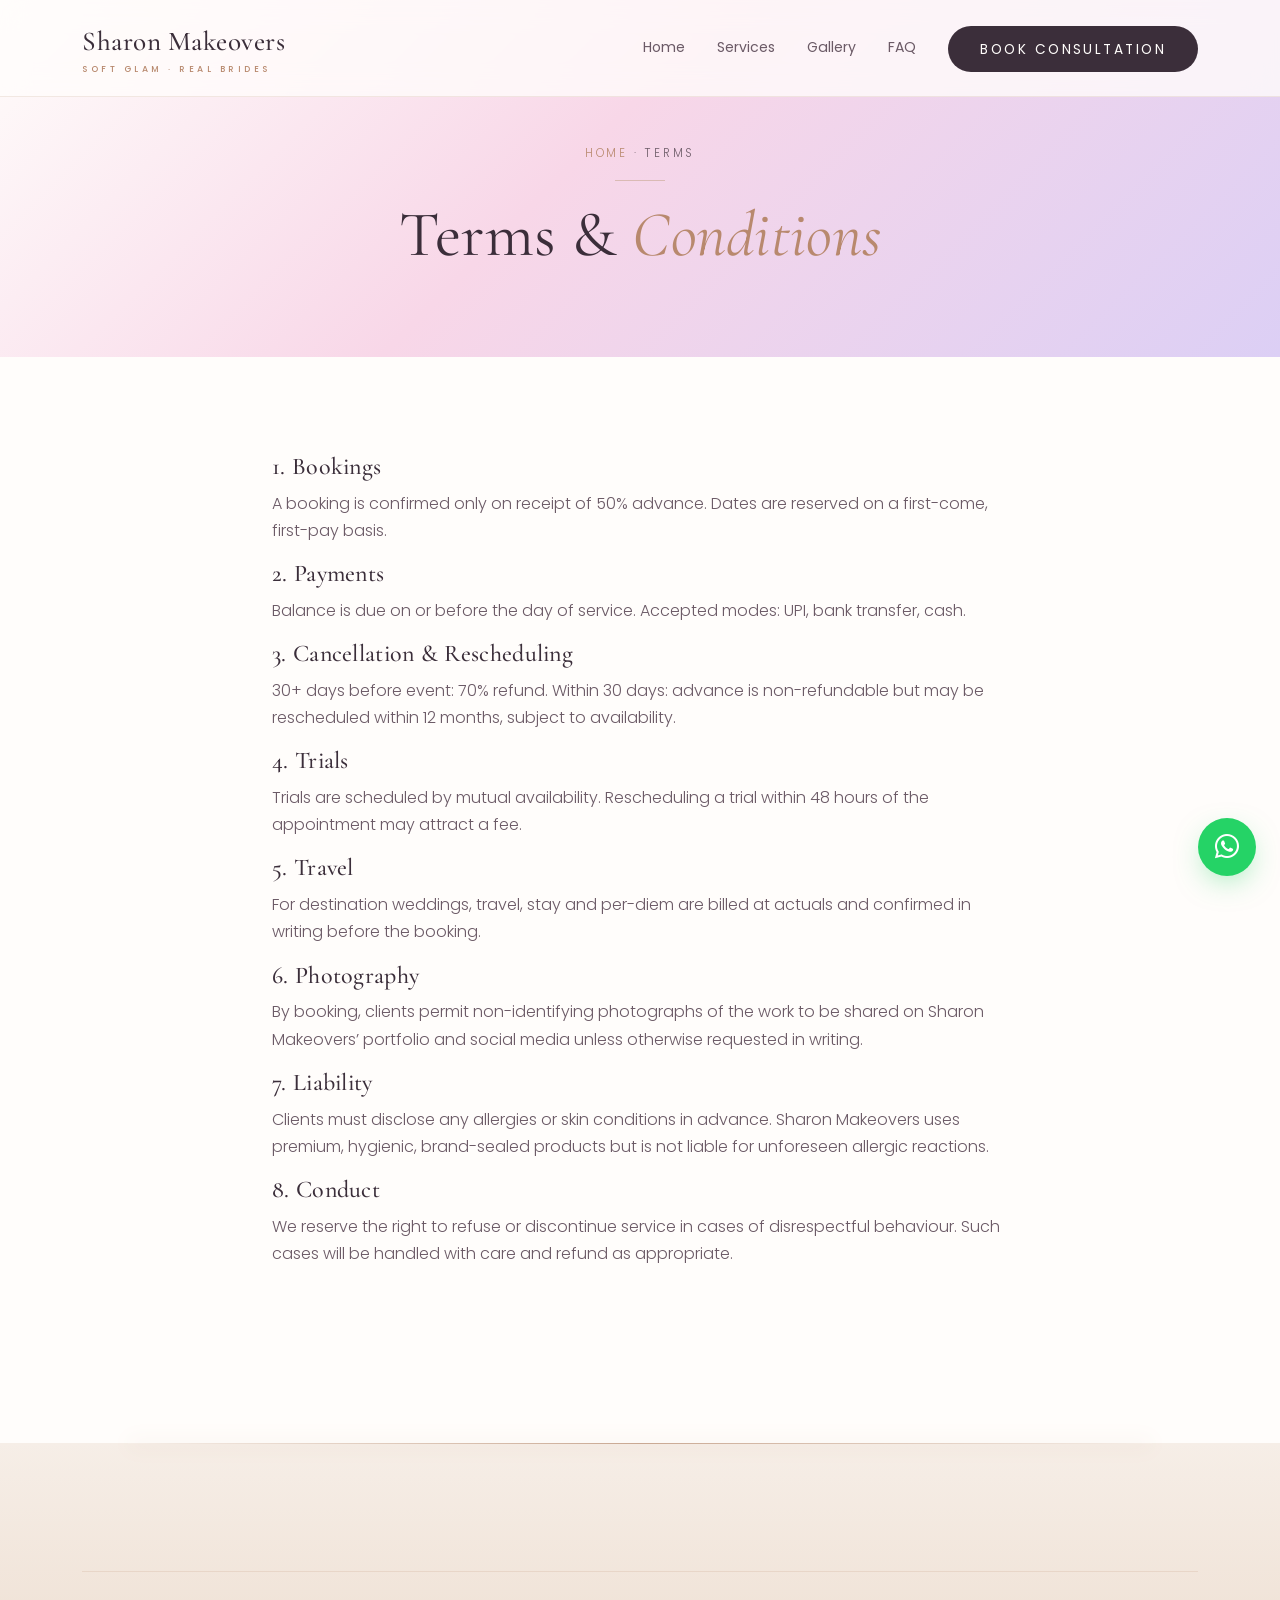
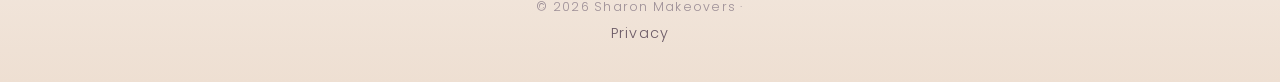
<file: terms.html>
<!doctype html>
<html lang="en"><head><meta charset="utf-8"/><meta name="viewport" content="width=device-width,initial-scale=1"/>
<title>Terms & Conditions — Sharon Makeovers</title><meta name="description" content="Terms and conditions for Sharon Makeovers bridal services."/>
<link rel="preconnect" href="https://fonts.googleapis.com"/><link rel="preconnect" href="https://fonts.gstatic.com" crossorigin/>
<link href="https://fonts.googleapis.com/css2?family=Cormorant+Garamond:wght@400;500;600&family=Poppins:wght@300;400;500&display=swap" rel="stylesheet"/>
<link href="https://cdn.jsdelivr.net/npm/bootstrap@5.3.3/dist/css/bootstrap.min.css" rel="stylesheet"/>
<link href="https://cdn.jsdelivr.net/npm/bootstrap-icons@1.11.3/font/bootstrap-icons.css" rel="stylesheet"/>
<link href="css/styles.css" rel="stylesheet"/></head>
<body>
<div class="scroll-progress"></div>
<nav class="navbar navbar-expand-lg navbar-soft fixed-top"><div class="container"><a class="navbar-brand" href="index.html">Sharon Makeovers<small>Soft Glam · Real Brides</small></a><button class="navbar-toggler border-0" data-bs-toggle="collapse" data-bs-target="#nav"><i class="bi bi-list fs-3"></i></button><div class="collapse navbar-collapse" id="nav"><ul class="navbar-nav ms-auto align-items-lg-center"><li class="nav-item"><a class="nav-link" href="index.html">Home</a></li><li class="nav-item"><a class="nav-link" href="services.html">Services</a></li><li class="nav-item"><a class="nav-link" href="gallery.html">Gallery</a></li><li class="nav-item"><a class="nav-link" href="faq.html">FAQ</a></li><li class="nav-item ms-lg-3"><a class="btn-soft" href="contact.html">Book Consultation</a></li></ul></div></div></nav>

<header class="page-head"><div class="container"><div class="breadcrumbs mb-3"><a href="index.html">Home</a> · Terms</div><div class="divider-soft"></div><h1>Terms & <span class="script">Conditions</span></h1></div></header>

<section><div class="container"><div class="row justify-content-center"><div class="col-lg-8 reveal">
  <h3>1. Bookings</h3><p>A booking is confirmed only on receipt of 50% advance. Dates are reserved on a first-come, first-pay basis.</p>
  <h3>2. Payments</h3><p>Balance is due on or before the day of service. Accepted modes: UPI, bank transfer, cash.</p>
  <h3>3. Cancellation & Rescheduling</h3><p>30+ days before event: 70% refund. Within 30 days: advance is non-refundable but may be rescheduled within 12 months, subject to availability.</p>
  <h3>4. Trials</h3><p>Trials are scheduled by mutual availability. Rescheduling a trial within 48 hours of the appointment may attract a fee.</p>
  <h3>5. Travel</h3><p>For destination weddings, travel, stay and per-diem are billed at actuals and confirmed in writing before the booking.</p>
  <h3>6. Photography</h3><p>By booking, clients permit non-identifying photographs of the work to be shared on Sharon Makeovers’ portfolio and social media unless otherwise requested in writing.</p>
  <h3>7. Liability</h3><p>Clients must disclose any allergies or skin conditions in advance. Sharon Makeovers uses premium, hygienic, brand-sealed products but is not liable for unforeseen allergic reactions.</p>
  <h3>8. Conduct</h3><p>We reserve the right to refuse or discontinue service in cases of disrespectful behaviour. Such cases will be handled with care and refund as appropriate.</p>
</div></div></div></section>

<footer><div class="container"><div class="copy">© 2026 Sharon Makeovers · <a href="privacy.html">Privacy</a></div></div></footer>
<a href="https://wa.me/919999999999" class="wa-float"><i class="bi bi-whatsapp fs-4"></i></a><button class="back-top"><i class="bi bi-arrow-up"></i></button>
<script src="https://cdn.jsdelivr.net/npm/bootstrap@5.3.3/dist/js/bootstrap.bundle.min.js"></script><script src="js/main.js"></script>
</body></html>
</file>
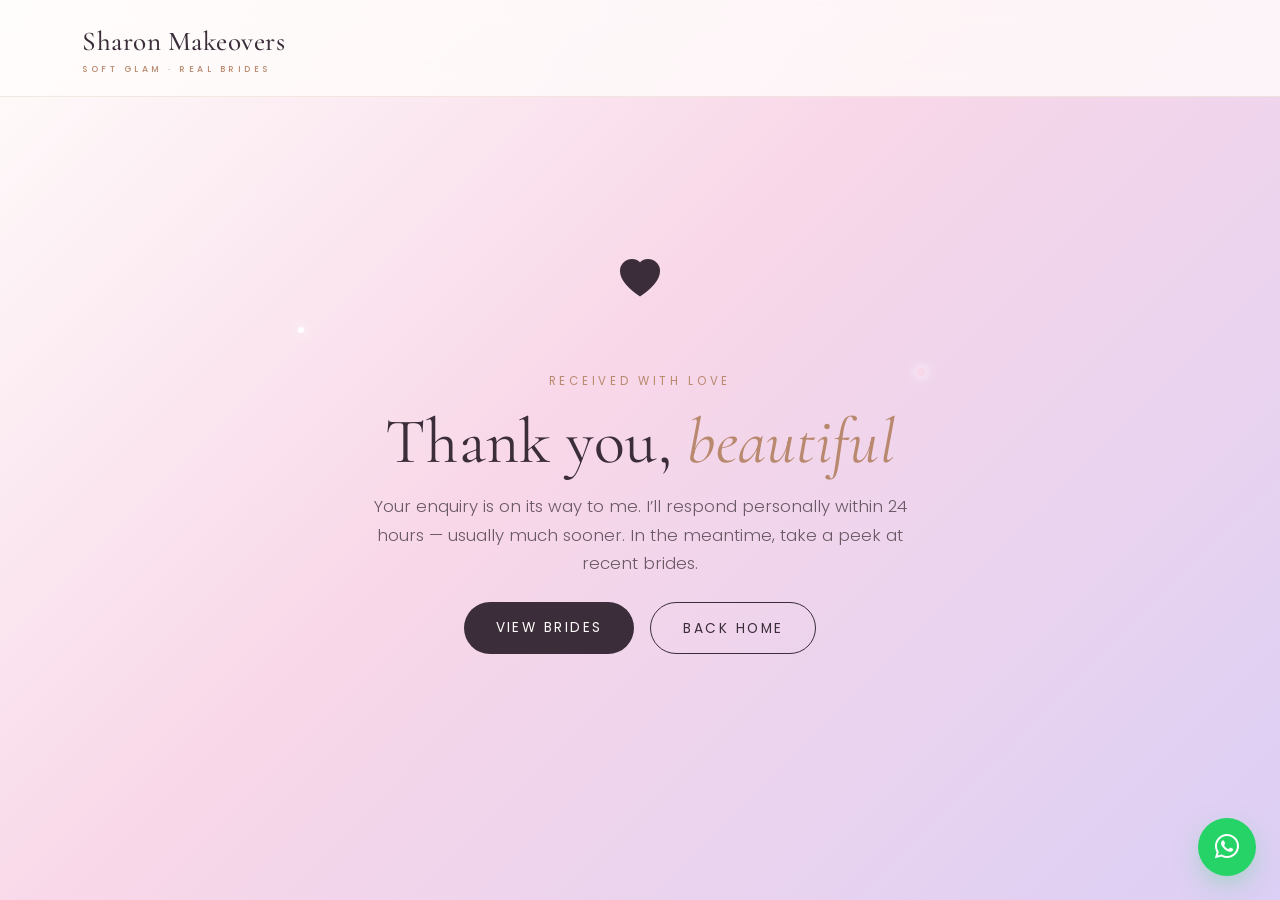
<file: thank-you.html>
<!doctype html>
<html lang="en"><head><meta charset="utf-8"/><meta name="viewport" content="width=device-width,initial-scale=1"/>
<title>Thank You — Sharon Makeovers</title><meta name="description" content="Your enquiry has been received."/>
<link rel="preconnect" href="https://fonts.googleapis.com"/><link rel="preconnect" href="https://fonts.gstatic.com" crossorigin/>
<link href="https://fonts.googleapis.com/css2?family=Cormorant+Garamond:wght@400;500;600&family=Poppins:wght@300;400;500&display=swap" rel="stylesheet"/>
<link href="https://cdn.jsdelivr.net/npm/bootstrap@5.3.3/dist/css/bootstrap.min.css" rel="stylesheet"/>
<link href="https://cdn.jsdelivr.net/npm/bootstrap-icons@1.11.3/font/bootstrap-icons.css" rel="stylesheet"/>
<link href="css/styles.css" rel="stylesheet"/></head>
<body style="background:var(--grad-soft); min-height:100vh">
<div class="scroll-progress"></div>
<nav class="navbar navbar-expand-lg navbar-soft fixed-top"><div class="container"><a class="navbar-brand" href="index.html">Sharon Makeovers<small>Soft Glam · Real Brides</small></a></div></nav>

<section style="min-height:100vh; display:flex; align-items:center; padding-top:6rem">
  <div class="container text-center reveal in">
    <span class="sparkle" style="top:20%;left:20%"></span>
    <span class="sparkle s3" style="top:30%;right:25%"></span>
    <div class="icon-circ mx-auto mb-4" style="width:96px;height:96px;font-size:2.5rem"><i class="bi bi-heart-fill"></i></div>
    <span class="eyebrow">Received With Love</span>
    <h1>Thank you, <span class="script">beautiful</span></h1>
    <p class="lead-soft mx-auto mt-3 mb-4" style="max-width:560px">Your enquiry is on its way to me. I’ll respond personally within 24 hours — usually much sooner. In the meantime, take a peek at recent brides.</p>
    <div class="d-flex flex-wrap gap-3 justify-content-center">
      <a class="btn-soft" href="gallery.html">View Brides</a>
      <a class="btn-ghost" href="index.html">Back Home</a>
    </div>
  </div>
</section>

<a href="https://wa.me/919999999999" class="wa-float"><i class="bi bi-whatsapp fs-4"></i></a>
<script src="https://cdn.jsdelivr.net/npm/bootstrap@5.3.3/dist/js/bootstrap.bundle.min.js"></script><script src="js/main.js"></script>
</body></html>
</file>
<file: css/styles.css>
/* Sharon Makeovers — Soft glam bridal design system */
:root{
  --lavender:#DCCFF5;
  --blush:#F8D7E8;
  --warm-white:#FFFDFB;
  --champagne:#F6EEE7;
  --rose-gold:#C9A892;
  --rose-gold-deep:#B8896E;
  --ink:#3B2E3A;
  --ink-soft:#6B5A66;
  --muted:#9C8E96;
  --line:rgba(184,137,110,.18);
  --shadow-soft:0 20px 60px -30px rgba(184,137,110,.35);
  --shadow-glow:0 10px 40px -15px rgba(220,207,245,.7);
  --radius:22px;
  --radius-sm:14px;
  --grad-soft:linear-gradient(135deg,#FFFDFB 0%,#F8D7E8 45%,#DCCFF5 100%);
  --grad-card:linear-gradient(160deg,#FFFDFB 0%,#F6EEE7 100%);
}

*{ -webkit-font-smoothing:antialiased; }
html{ scroll-behavior:smooth; }
body{
  font-family:'Poppins',sans-serif;
  background:var(--warm-white);
  color:var(--ink);
  font-weight:300;
  line-height:1.7;
  overflow-x:hidden;
}
h1,h2,h3,h4,h5,.serif{
  font-family:'Cormorant Garamond',serif;
  font-weight:500;
  letter-spacing:.3px;
  color:var(--ink);
}
h1{ font-size:clamp(2.4rem,5vw,4.4rem); line-height:1.08; font-weight:400; }
h2{ font-size:clamp(1.9rem,3.5vw,2.8rem); font-weight:400; }
h3{ font-size:1.5rem; font-weight:500; }
p{ color:var(--ink-soft); }
.lead-soft{ color:var(--ink-soft); font-weight:300; font-size:1.05rem; }
a{ color:var(--rose-gold-deep); text-decoration:none; transition:.3s; }
a:hover{ color:var(--ink); }

.eyebrow{
  font-family:'Poppins',sans-serif;
  text-transform:uppercase;
  letter-spacing:.32em;
  font-size:.72rem;
  font-weight:400;
  color:var(--rose-gold-deep);
  margin-bottom:1rem;
  display:inline-block;
}
.script{ font-style:italic; color:var(--rose-gold-deep); font-weight:400; }

/* Scroll progress */
.scroll-progress{
  position:fixed; top:0; left:0; height:3px; width:0;
  background:linear-gradient(90deg,var(--lavender),var(--rose-gold),var(--blush));
  z-index:1080; transition:width .1s linear;
}

/* Navbar */
.navbar-soft{
  background:rgba(255,253,251,.78);
  backdrop-filter:blur(14px);
  -webkit-backdrop-filter:blur(14px);
  border-bottom:1px solid var(--line);
  padding:.9rem 0;
  transition:.4s;
}
.navbar-soft.scrolled{ padding:.5rem 0; box-shadow:0 10px 30px -20px rgba(184,137,110,.25); }
.navbar-brand{
  font-family:'Cormorant Garamond',serif;
  font-size:1.7rem; font-weight:500; color:var(--ink)!important;
  letter-spacing:.5px;
}
.navbar-brand small{
  display:block; font-family:'Poppins',sans-serif; font-size:.55rem;
  letter-spacing:.4em; color:var(--rose-gold-deep); text-transform:uppercase; margin-top:-4px;
}
.navbar-soft .nav-link{
  color:var(--ink-soft)!important; font-size:.88rem; font-weight:400;
  margin:0 .5rem; position:relative;
}
.navbar-soft .nav-link.active,
.navbar-soft .nav-link:hover{ color:var(--ink)!important; }
.navbar-soft .nav-link.active::after{
  content:""; position:absolute; bottom:-6px; left:50%; transform:translateX(-50%);
  width:18px; height:2px; background:var(--rose-gold); border-radius:2px;
}

/* Buttons */
.btn-soft{
  background:var(--ink); color:var(--warm-white); border:none;
  padding:.85rem 2rem; border-radius:999px; font-size:.85rem;
  letter-spacing:.18em; text-transform:uppercase; font-weight:400;
  transition:.35s; box-shadow:var(--shadow-soft);
}
.btn-soft:hover{ background:var(--rose-gold-deep); color:#fff; transform:translateY(-2px); }
.btn-ghost{
  background:transparent; color:var(--ink); border:1px solid var(--ink);
  padding:.85rem 2rem; border-radius:999px; font-size:.85rem;
  letter-spacing:.18em; text-transform:uppercase; font-weight:400; transition:.35s;
}
.btn-ghost:hover{ background:var(--ink); color:#fff; }
.btn-rose{
  background:linear-gradient(135deg,var(--blush),var(--lavender));
  color:var(--ink); border:none; padding:.85rem 2rem; border-radius:999px;
  font-size:.85rem; letter-spacing:.18em; text-transform:uppercase; font-weight:500;
  transition:.35s; box-shadow:var(--shadow-glow);
}
.btn-rose:hover{ transform:translateY(-2px); color:var(--ink); box-shadow:0 14px 40px -10px rgba(220,207,245,.9); }

/* Sections */
section{ padding:6rem 0; position:relative; }
.section-tight{ padding:4rem 0; }
.bg-blush{ background:linear-gradient(180deg,var(--warm-white),var(--champagne)); }
.bg-lav{ background:linear-gradient(180deg,#FFFDFB,#F4ECFB); }
.bg-cream{ background:var(--champagne); }
.divider-soft{
  width:50px; height:1px; background:var(--rose-gold); margin:0 auto 1.2rem;
  opacity:.6;
}

/* Hero */
.hero{
  min-height:92vh; display:flex; align-items:center; position:relative;
  background:var(--grad-soft); overflow:hidden; padding:8rem 0 5rem;
}
.hero::before{
  content:""; position:absolute; inset:0;
  background:radial-gradient(ellipse at 20% 30%, rgba(255,255,255,.5), transparent 50%),
             radial-gradient(ellipse at 80% 70%, rgba(220,207,245,.4), transparent 50%);
  pointer-events:none;
}
.sparkle{
  position:absolute; width:6px; height:6px; border-radius:50%;
  background:#fff; box-shadow:0 0 12px 2px rgba(255,255,255,.8);
  animation:float 6s ease-in-out infinite;
}
.sparkle.s2{ width:4px; height:4px; animation-delay:1s; animation-duration:8s; }
.sparkle.s3{ width:8px; height:8px; animation-delay:2s; animation-duration:7s; background:var(--blush); }
@keyframes float{
  0%,100%{ transform:translateY(0) scale(1); opacity:.6; }
  50%{ transform:translateY(-30px) scale(1.2); opacity:1; }
}

.hero-collage{ position:relative; height:540px; }
.hero-collage .frame{
  position:absolute; border-radius:var(--radius); overflow:hidden;
  box-shadow:var(--shadow-soft); border:6px solid #fff;
  transition:.6s ease;
}
.hero-collage .frame img{ width:100%; height:100%; object-fit:cover; display:block; }
.hero-collage .f1{ width:62%; height:75%; top:0; right:0; }
.hero-collage .f2{ width:48%; height:55%; bottom:0; left:0; z-index:2; }
.hero-collage .f3{
  width:120px; height:120px; border-radius:50%; top:35%; left:45%; z-index:3;
  border:5px solid #fff; box-shadow:var(--shadow-glow);
}
@media(max-width:991px){ .hero-collage{ height:420px; margin-top:3rem; } }

/* Cards */
.soft-card{
  background:var(--grad-card); border-radius:var(--radius);
  padding:2.2rem; border:1px solid var(--line);
  transition:.45s ease; height:100%; position:relative; overflow:hidden;
}
.soft-card::before{
  content:""; position:absolute; inset:0;
  background:radial-gradient(circle at top right, rgba(220,207,245,.25), transparent 60%);
  opacity:0; transition:.45s;
}
.soft-card:hover{ transform:translateY(-6px); box-shadow:var(--shadow-soft); }
.soft-card:hover::before{ opacity:1; }
.soft-card .icon-circ{
  width:62px; height:62px; border-radius:50%;
  background:linear-gradient(135deg,var(--blush),var(--lavender));
  display:flex; align-items:center; justify-content:center;
  font-size:1.6rem; margin-bottom:1.2rem; color:var(--ink);
  box-shadow:var(--shadow-glow);
}

/* Trust strip */
.trust-num{
  font-family:'Cormorant Garamond',serif; font-size:3rem; font-weight:400;
  color:var(--rose-gold-deep); line-height:1;
}
.trust-label{
  font-size:.72rem; letter-spacing:.28em; text-transform:uppercase;
  color:var(--ink-soft); margin-top:.4rem;
}

/* Bride card */
.bride-card{
  border-radius:var(--radius); overflow:hidden; position:relative;
  box-shadow:var(--shadow-soft); aspect-ratio:3/4;
}
.bride-card img{ width:100%; height:100%; object-fit:cover; transition:1.2s; }
.bride-card:hover img{ transform:scale(1.06); }
.bride-card .cap{
  position:absolute; bottom:0; left:0; right:0; padding:1.6rem 1.4rem 1.2rem;
  background:linear-gradient(to top, rgba(59,46,58,.85), transparent);
  color:#fff;
}
.bride-card .cap h5{ color:#fff; font-family:'Cormorant Garamond',serif; margin:0; }
.bride-card .cap small{ font-size:.7rem; letter-spacing:.22em; text-transform:uppercase; opacity:.85; }

/* Before/After */
.ba-card{
  border-radius:var(--radius); overflow:hidden;
  background:var(--grad-card); box-shadow:var(--shadow-soft); padding:1rem;
}
.ba-card .pair{ display:grid; grid-template-columns:1fr 1fr; gap:.6rem; }
.ba-card .pair > div{ position:relative; aspect-ratio:1/1; border-radius:14px; overflow:hidden; }
.ba-card .pair img{ width:100%; height:100%; object-fit:cover; }
.ba-card .pair span{
  position:absolute; top:10px; left:10px; background:rgba(255,253,251,.9);
  padding:.25rem .7rem; border-radius:999px; font-size:.65rem;
  letter-spacing:.22em; text-transform:uppercase; color:var(--ink);
}
.ba-card .meta{ padding:1rem .6rem .3rem; text-align:center; }
.ba-card .meta h5{ margin:0; font-family:'Cormorant Garamond',serif; }
.ba-card .meta small{ color:var(--muted); letter-spacing:.18em; text-transform:uppercase; font-size:.65rem; }

/* Testimonials */
.testi-card{
  background:#fff; border-radius:var(--radius); padding:2.4rem;
  border:1px solid var(--line); position:relative;
}
.testi-card .quote-mark{
  font-family:'Cormorant Garamond',serif; font-size:5rem; line-height:1;
  color:var(--blush); position:absolute; top:.5rem; left:1.5rem;
}
.testi-card p{ font-style:italic; font-family:'Cormorant Garamond',serif; font-size:1.25rem; color:var(--ink); line-height:1.55; }
.testi-author{ display:flex; align-items:center; gap:.9rem; margin-top:1.5rem; }
.testi-author img{ width:50px; height:50px; border-radius:50%; object-fit:cover; }
.testi-author h6{ margin:0; font-family:'Cormorant Garamond',serif; font-size:1.1rem; }
.testi-author small{ color:var(--muted); font-size:.7rem; letter-spacing:.2em; text-transform:uppercase; }

/* Insta grid */
.insta-grid{ display:grid; grid-template-columns:repeat(6,1fr); gap:.5rem; }
.insta-grid a{
  position:relative; aspect-ratio:1/1; overflow:hidden; border-radius:10px;
}
.insta-grid img{ width:100%; height:100%; object-fit:cover; transition:.6s; }
.insta-grid a:hover img{ transform:scale(1.08); }
.insta-grid a::after{
  content:""; position:absolute; inset:0; background:rgba(220,207,245,.35);
  opacity:0; transition:.35s;
}
.insta-grid a:hover::after{ opacity:1; }
@media(max-width:768px){ .insta-grid{ grid-template-columns:repeat(3,1fr); } }

/* Accordion */
.accordion-soft .accordion-item{
  background:transparent; border:none; border-bottom:1px solid var(--line);
  margin-bottom:0;
}
.accordion-soft .accordion-button{
  background:transparent!important; color:var(--ink)!important;
  font-family:'Cormorant Garamond',serif; font-size:1.25rem; font-weight:500;
  padding:1.5rem .5rem; box-shadow:none!important;
}
.accordion-soft .accordion-button:not(.collapsed){ color:var(--rose-gold-deep)!important; }
.accordion-soft .accordion-button::after{
  filter:sepia(.6) saturate(2) hue-rotate(330deg);
}
.accordion-soft .accordion-body{ color:var(--ink-soft); padding:0 .5rem 1.6rem; font-size:.95rem; }

/* Packages */
.pkg-card{
  background:var(--grad-card); border-radius:var(--radius); padding:2.5rem 2rem;
  border:1px solid var(--line); height:100%; position:relative; transition:.4s;
}
.pkg-card.featured{
  background:linear-gradient(160deg,#FFFDFB,#F4ECFB);
  box-shadow:var(--shadow-soft); transform:scale(1.03);
  border:1px solid var(--lavender);
}
.pkg-card:hover{ transform:translateY(-6px); box-shadow:var(--shadow-soft); }
.pkg-card.featured:hover{ transform:scale(1.03) translateY(-6px); }
.pkg-card .pkg-name{ font-family:'Cormorant Garamond',serif; font-size:1.8rem; }
.pkg-card .pkg-price{ font-family:'Cormorant Garamond',serif; font-size:2.6rem; color:var(--rose-gold-deep); margin:.5rem 0 1.5rem; }
.pkg-card .pkg-price small{ font-size:.7rem; letter-spacing:.2em; color:var(--muted); display:block; }
.pkg-card ul{ list-style:none; padding:0; margin:0 0 2rem; }
.pkg-card ul li{ padding:.55rem 0; border-bottom:1px dashed var(--line); color:var(--ink-soft); font-size:.92rem; }
.pkg-card ul li::before{ content:"❀ "; color:var(--rose-gold); margin-right:.4rem; }
.pkg-card .ribbon{
  position:absolute; top:-12px; left:50%; transform:translateX(-50%);
  background:var(--ink); color:#fff; padding:.3rem 1rem; border-radius:999px;
  font-size:.65rem; letter-spacing:.25em; text-transform:uppercase;
}

/* Gallery filters */
.filter-btn{
  background:transparent; border:1px solid var(--line);
  padding:.5rem 1.3rem; border-radius:999px; font-size:.75rem;
  letter-spacing:.2em; text-transform:uppercase; color:var(--ink-soft);
  margin:.25rem; transition:.3s;
}
.filter-btn.active,.filter-btn:hover{
  background:var(--ink); color:#fff; border-color:var(--ink);
}
.gallery-grid{ column-count:3; column-gap:1rem; }
@media(max-width:768px){ .gallery-grid{ column-count:2; } }
@media(max-width:480px){ .gallery-grid{ column-count:1; } }
.gallery-item{
  break-inside:avoid; margin-bottom:1rem; border-radius:var(--radius-sm);
  overflow:hidden; cursor:pointer; box-shadow:var(--shadow-soft);
}
.gallery-item img{ width:100%; display:block; transition:.6s; }
.gallery-item:hover img{ transform:scale(1.05); }

/* Lightbox */
.lightbox{
  position:fixed; inset:0; background:rgba(59,46,58,.92);
  display:none; align-items:center; justify-content:center; z-index:1100;
  padding:2rem;
}
.lightbox.open{ display:flex; }
.lightbox img{ max-width:90%; max-height:90%; border-radius:14px; }
.lightbox .close{
  position:absolute; top:1.5rem; right:1.5rem; color:#fff;
  background:transparent; border:none; font-size:2rem; cursor:pointer;
}

/* Timeline */
.timeline{ position:relative; padding:2rem 0; }
.timeline::before{
  content:""; position:absolute; left:50%; top:0; bottom:0; width:1px;
  background:var(--rose-gold); opacity:.4; transform:translateX(-50%);
}
.tl-item{ position:relative; width:50%; padding:1.5rem 2.5rem; }
.tl-item:nth-child(odd){ left:0; text-align:right; }
.tl-item:nth-child(even){ left:50%; }
.tl-item .tl-dot{
  position:absolute; top:2rem; width:18px; height:18px; border-radius:50%;
  background:#fff; border:3px solid var(--rose-gold); box-shadow:var(--shadow-glow);
}
.tl-item:nth-child(odd) .tl-dot{ right:-9px; }
.tl-item:nth-child(even) .tl-dot{ left:-9px; }
.tl-item h4{ font-family:'Cormorant Garamond',serif; margin-bottom:.4rem; }
.tl-item .step-num{
  font-family:'Cormorant Garamond',serif; font-size:2.6rem;
  color:var(--rose-gold-deep); opacity:.5; line-height:1; margin-bottom:.3rem; display:block;
}
@media(max-width:767px){
  .timeline::before{ left:20px; }
  .tl-item{ width:100%; left:0!important; text-align:left!important; padding-left:3.5rem; padding-right:1rem; }
  .tl-item .tl-dot{ left:11px!important; right:auto!important; }
}

/* Form */
.form-soft .form-control,.form-soft .form-select{
  background:transparent; border:none; border-bottom:1px solid var(--line);
  border-radius:0; padding:.8rem 0; font-size:.95rem; color:var(--ink);
  box-shadow:none!important; font-family:'Poppins',sans-serif;
}
.form-soft .form-control:focus,.form-soft .form-select:focus{
  border-bottom-color:var(--rose-gold); background:transparent;
}
.form-soft label{
  font-size:.7rem; letter-spacing:.22em; text-transform:uppercase;
  color:var(--ink-soft); margin-bottom:.3rem; display:block;
}
.form-soft textarea.form-control{ min-height:120px; }

/* Floating WA */
.wa-float{
  position:fixed; bottom:24px; right:24px; width:58px; height:58px;
  background:#25D366; border-radius:50%; display:flex; align-items:center;
  justify-content:center; color:#fff; box-shadow:0 10px 30px -8px rgba(37,211,102,.5);
  z-index:1050; animation:pulse 2.4s ease-in-out infinite;
}
.wa-float:hover{ color:#fff; transform:scale(1.08); }
@keyframes pulse{
  0%,100%{ box-shadow:0 0 0 0 rgba(37,211,102,.4); }
  50%{ box-shadow:0 0 0 16px rgba(37,211,102,0); }
}
.back-top{
  position:fixed; bottom:24px; left:24px; width:46px; height:46px;
  border-radius:50%; background:#fff; border:1px solid var(--line);
  color:var(--ink); display:none; align-items:center; justify-content:center;
  z-index:1050; box-shadow:var(--shadow-soft);
}
.back-top.show{ display:flex; }

/* Footer */
footer{
  background:linear-gradient(180deg,var(--champagne),#EEDFD2);
  padding:5rem 0 2rem; position:relative; margin-top:4rem;
}
footer::before{
  content:""; position:absolute; top:0; left:10%; right:10%; height:1px;
  background:linear-gradient(90deg,transparent,var(--rose-gold),transparent);
  box-shadow:0 0 20px var(--rose-gold);
}
footer h5{ font-family:'Cormorant Garamond',serif; font-size:1.4rem; margin-bottom:1rem; }
footer a{ color:var(--ink-soft); display:block; padding:.25rem 0; font-size:.9rem; }
footer a:hover{ color:var(--rose-gold-deep); }
footer .copy{
  border-top:1px solid var(--line); margin-top:3rem; padding-top:1.5rem;
  font-size:.78rem; color:var(--muted); text-align:center; letter-spacing:.1em;
}

/* Reveal on scroll */
.reveal{ opacity:0; transform:translateY(24px); transition:1s ease; }
.reveal.in{ opacity:1; transform:translateY(0); }

/* Page header (sub pages) */
.page-head{
  background:var(--grad-soft); padding:9rem 0 5rem; text-align:center; position:relative;
}
.page-head .breadcrumbs{
  font-size:.72rem; letter-spacing:.25em; text-transform:uppercase; color:var(--ink-soft);
}

/* Modal soft */
.modal-soft .modal-content{
  border:none; border-radius:var(--radius); background:var(--grad-card); padding:2rem;
  box-shadow:var(--shadow-soft);
}

/* Utility */
.text-rose{ color:var(--rose-gold-deep)!important; }
.bg-glass{
  background:rgba(255,253,251,.6); backdrop-filter:blur(10px);
  -webkit-backdrop-filter:blur(10px); border:1px solid rgba(255,255,255,.5);
}
</file>
